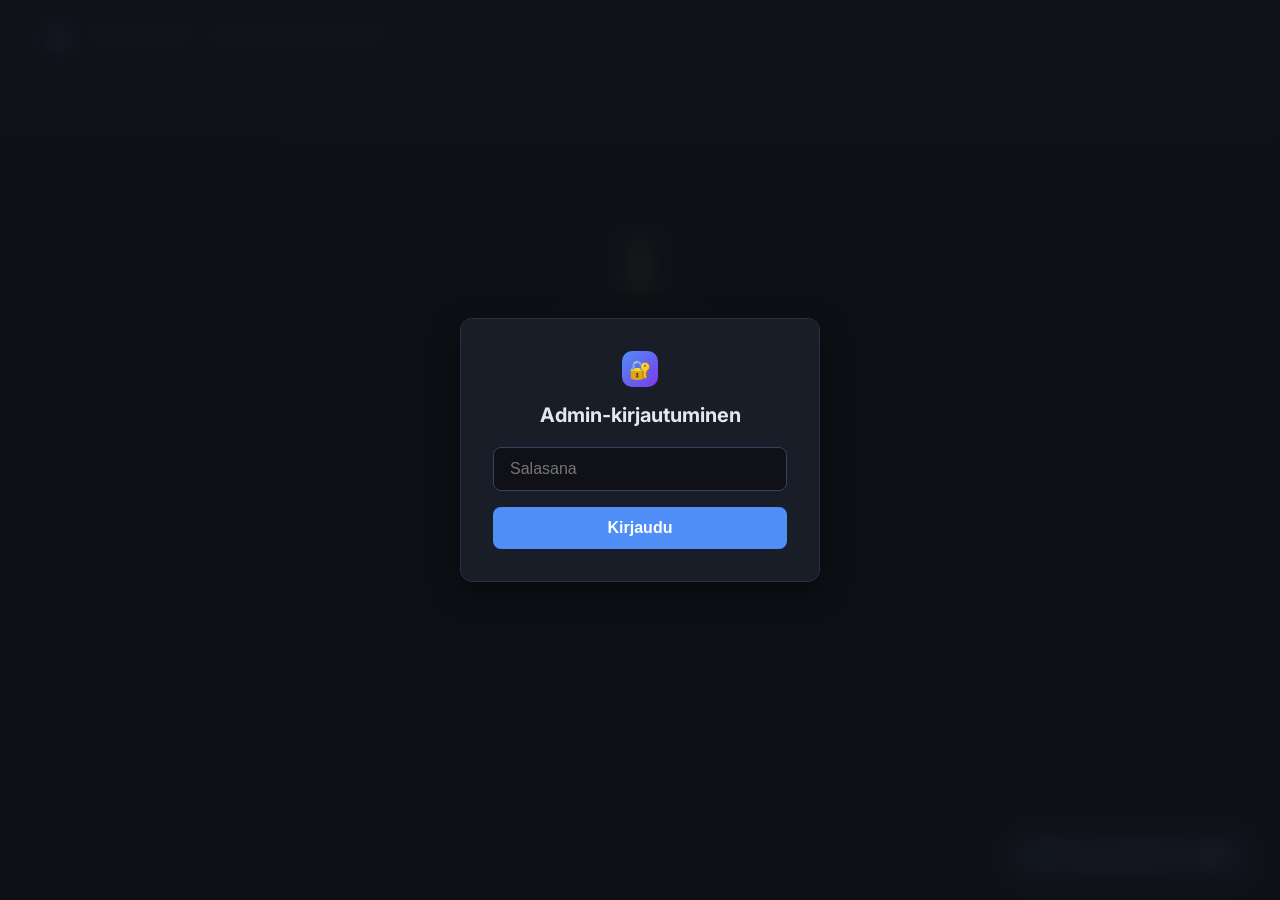
<file: admin/index.html>
<!DOCTYPE html>
<html lang="fi">
<head>
  <meta charset="UTF-8" />
  <meta name="viewport" content="width=device-width, initial-scale=1.0" />
  <title>Uutisraportti – Suosittelijavalidointi</title>
  <link rel="preconnect" href="https://fonts.googleapis.com" />
  <link href="https://fonts.googleapis.com/css2?family=Inter:wght@300;400;500;600;700&display=swap" rel="stylesheet" />
  <style>
    :root {
      --bg: #0f1117;
      --bg-card: #191d28;
      --bg-card-hover: #1e2333;
      --bg-elevated: #242838;
      --accent: #4f8ef7;
      --accent-dim: #2d5cb8;
      --warn: #f59e0b;
      --warn-bg: #2a1f06;
      --success: #34d399;
      --success-bg: #052918;
      --danger: #f87171;
      --danger-bg: #2a0a0a;
      --text: #e2e8f0;
      --text-muted: #8892a4;
      --text-dim: #5b6478;
      --border: #2a2f3d;
      --border-accent: #364060;
      --radius: 12px;
      --radius-sm: 8px;
    }

    * { box-sizing: border-box; margin: 0; padding: 0; }

    body {
      font-family: 'Inter', sans-serif;
      background: var(--bg);
      color: var(--text);
      min-height: 100vh;
    }

    /* === HEADER === */
    header {
      background: linear-gradient(135deg, #111827 0%, #1a2035 100%);
      border-bottom: 1px solid var(--border);
      padding: 20px 32px;
      position: sticky;
      top: 0;
      z-index: 100;
      backdrop-filter: blur(8px);
    }

    .header-inner {
      max-width: 1200px;
      margin: 0 auto;
      display: flex;
      align-items: center;
      gap: 20px;
      flex-wrap: wrap;
    }

    .logo {
      display: flex;
      align-items: center;
      gap: 10px;
    }

    .logo-icon {
      width: 36px; height: 36px;
      background: linear-gradient(135deg, var(--accent), #7c3aed);
      border-radius: 10px;
      display: flex; align-items: center; justify-content: center;
      font-size: 18px;
    }

    h1 {
      font-size: 1.1rem;
      font-weight: 600;
      color: var(--text);
    }

    h1 span {
      display: block;
      font-size: 0.75rem;
      font-weight: 400;
      color: var(--text-muted);
      margin-top: 1px;
    }

    .stats {
      margin-left: auto;
      display: flex;
      gap: 16px;
    }

    .stat-chip {
      background: var(--bg-elevated);
      border: 1px solid var(--border);
      border-radius: 20px;
      padding: 5px 14px;
      font-size: 0.78rem;
      color: var(--text-muted);
    }

    .stat-chip strong {
      color: var(--text);
      font-weight: 600;
    }

    /* Filter bar */
    .filterbar {
      max-width: 1200px;
      margin: 0 auto;
      padding: 14px 0 0;
      display: flex;
      gap: 12px;
      align-items: center;
      flex-wrap: wrap;
      border-top: 1px solid var(--border);
    }

    .search-wrap {
      flex: 1;
      min-width: 240px;
      position: relative;
    }

    .search-wrap input {
      width: 100%;
      background: var(--bg-card);
      border: 1px solid var(--border);
      border-radius: var(--radius-sm);
      padding: 9px 14px 9px 38px;
      color: var(--text);
      font-size: 0.875rem;
      font-family: inherit;
      outline: none;
      transition: border-color 0.2s;
    }

    .search-wrap input:focus {
      border-color: var(--border-accent);
    }

    .search-icon {
      position: absolute;
      left: 12px; top: 50%;
      transform: translateY(-50%);
      color: var(--text-dim);
      font-size: 14px;
    }

    .filter-btn {
      background: var(--bg-card);
      border: 1px solid var(--border);
      border-radius: var(--radius-sm);
      padding: 8px 14px;
      color: var(--text-muted);
      font-size: 0.8rem;
      font-family: inherit;
      cursor: pointer;
      transition: all 0.15s;
    }

    .filter-btn:hover, .filter-btn.active {
      border-color: var(--accent);
      color: var(--accent);
      background: rgba(79,142,247,0.06);
    }

    .progress-info {
      font-size: 0.78rem;
      color: var(--text-dim);
      margin-left: auto;
    }

    .progress-bar-wrap {
      width: 120px;
      height: 4px;
      background: var(--bg-elevated);
      border-radius: 2px;
      overflow: hidden;
    }

    .progress-bar-fill {
      height: 100%;
      background: var(--success);
      border-radius: 2px;
      transition: width 0.3s;
    }

    /* === MAIN LAYOUT === */
    main {
      max-width: 1200px;
      margin: 24px auto;
      padding: 0 32px 60px;
    }

    /* === EPISODE CARD === */
    .episode-card {
      background: var(--bg-card);
      border: 1px solid var(--border);
      border-radius: var(--radius);
      margin-bottom: 16px;
      overflow: hidden;
      transition: border-color 0.2s, box-shadow 0.2s;
    }

    .episode-card:hover {
      border-color: var(--border-accent);
      box-shadow: 0 4px 20px rgba(0,0,0,0.3);
    }

    .episode-card.resolved {
      opacity: 0.5;
      border-color: var(--border);
    }

    .episode-card.resolved .card-header {
      background: var(--bg);
    }

    .card-header {
      display: flex;
      align-items: flex-start;
      gap: 14px;
      padding: 16px 20px;
      cursor: pointer;
      user-select: none;
    }

    .episode-num {
      flex-shrink: 0;
      width: 28px; height: 28px;
      background: var(--bg-elevated);
      border: 1px solid var(--border);
      border-radius: 50%;
      display: flex; align-items: center; justify-content: center;
      font-size: 0.7rem;
      font-weight: 600;
      color: var(--text-muted);
      margin-top: 2px;
    }

    .episode-meta {
      flex: 1;
    }

    .episode-date {
      font-size: 0.72rem;
      color: var(--text-dim);
      font-weight: 500;
      letter-spacing: 0.3px;
      margin-bottom: 3px;
    }

    .episode-title {
      font-size: 0.95rem;
      font-weight: 600;
      color: var(--text);
      line-height: 1.35;
    }

    .episode-badge-row {
      display: flex;
      gap: 8px;
      margin-top: 8px;
      flex-wrap: wrap;
    }

    .badge {
      display: inline-flex;
      align-items: center;
      gap: 5px;
      padding: 3px 9px;
      border-radius: 20px;
      font-size: 0.7rem;
      font-weight: 500;
    }

    .badge-warn {
      background: var(--warn-bg);
      color: var(--warn);
      border: 1px solid rgba(245,158,11,0.25);
    }

    .badge-ok {
      background: var(--success-bg);
      color: var(--success);
      border: 1px solid rgba(52,211,153,0.25);
    }

    .badge-participants {
      background: rgba(79,142,247,0.08);
      color: var(--accent);
      border: 1px solid rgba(79,142,247,0.2);
    }

    .chevron {
      flex-shrink: 0;
      color: var(--text-dim);
      font-size: 16px;
      transition: transform 0.2s;
      margin-top: 4px;
    }

    .episode-card.open .chevron { transform: rotate(180deg); }

    /* === CARD BODY === */
    .card-body {
      display: none;
      border-top: 1px solid var(--border);
    }

    .episode-card.open .card-body { display: block; }

    /* Audio player section */
    .player-section {
      padding: 16px 20px;
      background: linear-gradient(135deg, rgba(15,17,23,0.8), rgba(20,25,40,0.8));
      border-bottom: 1px solid var(--border);
    }

    .player-label {
      font-size: 0.7rem;
      color: var(--text-dim);
      font-weight: 500;
      letter-spacing: 0.5px;
      text-transform: uppercase;
      margin-bottom: 8px;
    }

    .player-row {
      display: flex;
      align-items: center;
      gap: 12px;
    }

    .play-btn {
      flex-shrink: 0;
      width: 40px; height: 40px;
      background: var(--accent);
      border: none;
      border-radius: 50%;
      display: flex; align-items: center; justify-content: center;
      cursor: pointer;
      font-size: 14px;
      color: white;
      transition: background 0.15s, transform 0.1s;
    }

    .play-btn:hover { background: #3a7ae8; transform: scale(1.05); }
    .play-btn.playing { background: var(--warn); }

    .player-controls {
      flex: 1;
    }

    .seek-bar-wrap {
      position: relative;
      height: 20px;
      display: flex;
      align-items: center;
      cursor: pointer;
    }

    .seek-bg {
      position: absolute;
      left: 0; right: 0;
      height: 4px;
      background: var(--bg-elevated);
      border-radius: 2px;
    }

    .seek-fill {
      position: absolute;
      left: 0;
      height: 4px;
      background: linear-gradient(90deg, var(--accent), #a78bfa);
      border-radius: 2px;
      pointer-events: none;
    }

    .seek-thumb {
      position: absolute;
      width: 12px; height: 12px;
      background: white;
      border-radius: 50%;
      box-shadow: 0 0 6px rgba(0,0,0,0.5);
      transform: translateX(-50%);
      pointer-events: none;
      transition: transform 0.05s;
    }

    .seek-bar-wrap input[type=range] {
      position: absolute;
      left: 0; right: 0;
      width: 100%;
      opacity: 0;
      height: 20px;
      cursor: pointer;
      margin: 0;
    }

    .time-row {
      display: flex;
      justify-content: space-between;
      margin-top: 4px;
    }

    .time-label {
      font-size: 0.68rem;
      color: var(--text-dim);
      font-variant-numeric: tabular-nums;
    }

    .startpoint-label {
      font-size: 0.65rem;
      color: var(--warn);
      text-align: center;
    }

    /* Skip buttons */
    .skip-btns {
      display: flex;
      gap: 6px;
      flex-shrink: 0;
    }

    .skip-btn {
      background: var(--bg-elevated);
      border: 1px solid var(--border);
      border-radius: 6px;
      padding: 5px 10px;
      color: var(--text-muted);
      font-size: 0.7rem;
      font-family: inherit;
      cursor: pointer;
      transition: all 0.15s;
      white-space: nowrap;
    }

    .skip-btn:hover {
      border-color: var(--border-accent);
      color: var(--text);
    }

    .rss-kuvaus {
      font-size: 0.75rem;
      color: var(--text-dim);
      padding: 10px 20px;
      border-bottom: 1px solid var(--border);
      line-height: 1.5;
    }

    .rss-kuvaus strong {
      color: var(--text-muted);
    }

    /* Recommendations */
    .recs-section {
      padding: 16px 20px;
    }

    .recs-title {
      font-size: 0.72rem;
      font-weight: 600;
      color: var(--text-dim);
      letter-spacing: 0.5px;
      text-transform: uppercase;
      margin-bottom: 12px;
    }

    .rec-item {
      background: var(--bg-elevated);
      border: 1px solid var(--border);
      border-radius: var(--radius-sm);
      padding: 14px 16px;
      margin-bottom: 10px;
      transition: border-color 0.15s;
    }

    .rec-item.suspicious-border {
      border-color: rgba(245, 158, 11, 0.4);
      box-shadow: inset 4px 0 0 var(--warn);
    }

    .rec-item.resolved-rec {
      border-color: rgba(52,211,153,0.3);
      background: rgba(5,41,24,0.5);
    }

    .rec-item.skipped-rec {
      opacity: 0.4;
    }

    .rec-header {
      display: flex;
      align-items: flex-start;
      gap: 10px;
      margin-bottom: 8px;
    }

    .rec-teos {
      flex: 1;
      font-size: 0.88rem;
      font-weight: 600;
      color: var(--text);
      line-height: 1.3;
    }

    .rec-category {
      font-size: 0.68rem;
      background: rgba(255,255,255,0.06);
      border-radius: 4px;
      padding: 2px 7px;
      color: var(--text-muted);
      flex-shrink: 0;
    }

    .rec-kuvaus {
      font-size: 0.78rem;
      color: var(--text-muted);
      line-height: 1.5;
      margin-bottom: 10px;
    }

    .rec-alert {
      display: flex;
      align-items: center;
      gap: 8px;
      background: var(--warn-bg);
      border: 1px solid rgba(245,158,11,0.2);
      border-radius: 6px;
      padding: 8px 12px;
      margin-bottom: 10px;
    }

    .rec-alert-icon { font-size: 14px; }

    .rec-alert-text {
      font-size: 0.78rem;
      color: var(--warn);
    }

    .rec-alert-text strong { font-weight: 600; }

    /* Participants selector */
    .rec-participants {
      display: flex;
      gap: 6px;
      flex-wrap: wrap;
      margin-bottom: 10px;
    }

    .participant-btn {
      padding: 5px 12px;
      border-radius: 20px;
      border: 1px solid var(--border-accent);
      background: var(--bg-card);
      color: var(--text-muted);
      font-size: 0.76rem;
      font-family: inherit;
      cursor: pointer;
      transition: all 0.15s;
    }

    .participant-btn:hover {
      border-color: var(--accent);
      color: var(--accent);
      background: rgba(79,142,247,0.08);
    }

    .participant-btn.selected {
      border-color: var(--success);
      color: var(--success);
      background: rgba(52,211,153,0.1);
    }

    .rec-actions {
      display: flex;
      gap: 8px;
      align-items: center;
    }

    .custom-input {
      flex: 1;
      background: var(--bg-card);
      border: 1px solid var(--border);
      border-radius: var(--radius-sm);
      padding: 6px 10px;
      color: var(--text);
      font-size: 0.78rem;
      font-family: inherit;
      outline: none;
      transition: border-color 0.15s;
    }

    .custom-input:focus { border-color: var(--border-accent); }
    .custom-input::placeholder { color: var(--text-dim); }

    .action-btn {
      padding: 6px 14px;
      border-radius: var(--radius-sm);
      border: none;
      font-size: 0.76rem;
      font-family: inherit;
      font-weight: 500;
      cursor: pointer;
      transition: all 0.15s;
    }

    .btn-primary {
      background: var(--accent);
      color: white;
    }

    .btn-primary:hover { background: #3a7ae8; }
    .btn-primary:disabled { background: var(--bg-elevated); color: var(--text-dim); cursor: default; }

    .btn-skip {
      background: var(--bg-elevated);
      border: 1px solid var(--border);
      color: var(--text-muted);
    }

    .btn-skip:hover { border-color: var(--border-accent); color: var(--text); }

    .btn-verify {
      background: rgba(52, 211, 153, 0.05);
      border: 1px solid rgba(52, 211, 153, 0.3);
      color: #34d399;
    }

    .btn-verify:hover {
      background: rgba(52, 211, 153, 0.15);
      border-color: #34d399;
    }

    .resolved-label {
      display: flex;
      align-items: center;
      gap: 6px;
      font-size: 0.78rem;
      color: var(--success);
    }

    /* Empty state */
    .empty {
      text-align: center;
      padding: 80px 20px;
      color: var(--text-dim);
    }

    .empty-icon { font-size: 48px; margin-bottom: 16px; }
    .empty h2 { font-size: 1.1rem; color: var(--text-muted); margin-bottom: 8px; }
    .empty p { font-size: 0.87rem; }

    /* Save button */
    .save-bar {
      position: fixed;
      bottom: 24px;
      right: 32px;
      display: flex;
      gap: 10px;
      align-items: center;
    }

    .save-btn {
      background: linear-gradient(135deg, var(--accent), #7c3aed);
      color: white;
      border: none;
      border-radius: 24px;
      padding: 12px 24px;
      font-size: 0.875rem;
      font-family: inherit;
      font-weight: 600;
      cursor: pointer;
      box-shadow: 0 4px 20px rgba(79,142,247,0.35);
      transition: all 0.2s;
      display: flex;
      align-items: center;
      gap: 8px;
    }

    .save-btn:hover {
      transform: translateY(-2px);
      box-shadow: 0 6px 28px rgba(79,142,247,0.45);
    }

    .save-count {
      background: white;
      color: var(--accent);
      border-radius: 12px;
      padding: 1px 7px;
      font-size: 0.75rem;
      font-weight: 700;
    }

    /* Toast */
    .toast {
      position: fixed;
      bottom: 80px;
      right: 32px;
      background: var(--bg-elevated);
      border: 1px solid var(--border-accent);
      border-radius: var(--radius-sm);
      padding: 10px 18px;
      font-size: 0.82rem;
      color: var(--text);
      box-shadow: 0 4px 20px rgba(0,0,0,0.4);
      opacity: 0;
      transform: translateY(10px);
      transition: all 0.25s;
      pointer-events: none;
      z-index: 1000;
    }

    .toast.show {
      opacity: 1;
      transform: translateY(0);
    }
    
    /* Login Gate */
    #login-gate {
      position: fixed;
      top: 0; left: 0; right: 0; bottom: 0;
      background: rgba(15, 17, 23, 0.95);
      z-index: 9999;
      display: flex;
      align-items: center;
      justify-content: center;
      backdrop-filter: blur(10px);
    }
    
    .login-box {
      background: var(--bg-card);
      border: 1px solid var(--border);
      border-radius: var(--radius);
      padding: 32px;
      width: 100%;
      max-width: 360px;
      text-align: center;
      box-shadow: 0 10px 30px rgba(0,0,0,0.5);
    }
    
    .login-box h2 {
      font-size: 1.25rem;
      margin-bottom: 20px;
    }
    
    .login-box input {
      width: 100%;
      background: var(--bg);
      border: 1px solid var(--border-accent);
      border-radius: var(--radius-sm);
      padding: 12px 16px;
      color: var(--text);
      font-size: 1rem;
      margin-bottom: 16px;
      outline: none;
    }
    
    .login-box input:focus {
      border-color: var(--accent);
    }
    
    .login-box button {
      width: 100%;
      background: var(--accent);
      color: white;
      border: none;
      border-radius: var(--radius-sm);
      padding: 12px;
      font-size: 1rem;
      font-weight: 600;
      cursor: pointer;
    }

    @media (max-width: 768px) {
      .action-btn, .filter-btn, .skip-btn, .participant-btn { min-height: 44px; }
      .play-btn { width: 48px; height: 48px; font-size: 16px; }
      .custom-input { min-height: 44px; }
    }

    @media (max-width: 640px) {
      header, main { padding-left: 12px; padding-right: 12px; }
      .filterbar { padding-left: 0; padding-right: 0; }
      .stats { display: none; }
      .progress-bar-wrap, .progress-info { display: none; }

      main { padding-bottom: 90px; }

      .card-header { padding: 12px 14px; }
      .player-section, .recs-section { padding: 12px 14px; }
      .rss-kuvaus { padding: 8px 14px; }

      .player-row { flex-wrap: wrap; }
      .player-controls { width: 100%; order: 2; }
      .skip-btns { order: 3; width: 100%; gap: 8px; }
      .skip-btn { flex: 1; text-align: center; }

      .edit-grid { grid-template-columns: 1fr !important; }
      .edit-grid > * { grid-column: span 1 !important; }

      .rec-actions { flex-wrap: wrap; }
      .action-btn { padding: 10px 14px; }

      .save-bar { left: 12px; right: 12px; bottom: 16px; }
      .save-btn { width: 100%; justify-content: center; }
    }
  </style>
</head>
<body>

<!-- Login Gate -->
<div id="login-gate">
  <div class="login-box">
    <div class="logo-icon" style="margin: 0 auto 16px auto;">🔐</div>
    <h2>Admin-kirjautuminen</h2>
    <input type="password" id="admin-pswd" placeholder="Salasana" onkeydown="if(event.key==='Enter') tryLogin()" />
    <button onclick="tryLogin()">Kirjaudu</button>
  </div>
</div>

<header>
  <div class="header-inner">
    <div class="logo">
      <div class="logo-icon">🎙️</div>
      <h1>
        Uutisraportti – Suosittelijavalidointi
        <span>Tarkista ja korjaa epäilyttävät suosittelijamerkinnät (Netlify Admin)</span>
      </h1>
    </div>
    <div class="stats">
      <div class="stat-chip" id="stat-jakso">– jaksoa</div>
      <div class="stat-chip" id="stat-rec">– suositusta</div>
      <div class="stat-chip" id="stat-resolved">0 korjattu</div>
      <button class="filter-btn" style="margin-left:8px" onclick="logout()">Kirjaudu ulos</button>
    </div>
  </div>
  <div class="filterbar">
  <div class="search-wrap">
    <span class="search-icon">🔍</span>
    <input type="text" id="search" placeholder="Hae jaksoa tai suosittelijaa..." />
  </div>
  <button class="filter-btn active" id="view-suspicious" onclick="setMainView('suspicious')">Vain epäilyttävät</button>
  <button class="filter-btn" id="view-all" onclick="setMainView('all')">Kaikki</button>
  <button class="filter-btn" id="view-corrected" onclick="setMainView('corrected')">Korjatut</button>
  <div style="display:flex; align-items:center; gap:8px; margin-left:auto;">
    <div class="progress-bar-wrap">
      <div class="progress-bar-fill" id="global-progress" style="width:0%"></div>
    </div>
    <div class="progress-info" id="progress-text">0 / 0</div>
  </div>
  </div>
</header>

<main id="main-list">
  <div class="empty" id="loading">
    <div class="empty-icon">⏳</div>
    <h2>Ladataan dataa...</h2>
  </div>
</main>

<div class="save-bar">
  <button class="save-btn" id="save-btn" onclick="saveChanges()">
    💾 Tallenna muutokset
    <span class="save-count" id="save-count">0</span>
  </button>
</div>

<div class="toast" id="toast"></div>

<script>
// =====================================================
// AUTH / LOGIN
// =====================================================
let adminToken = localStorage.getItem('validaattori_token') || '';

function tryLogin() {
  const input = document.getElementById('admin-pswd').value;
  if (input) {
    adminToken = input;
    localStorage.setItem('validaattori_token', adminToken);
    loadDataScriptAndInit();
  }
}

function logout() {
  localStorage.removeItem('validaattori_token');
  location.reload();
}

// =====================================================
// STATE
// =====================================================
let DATA = [];           // aktiivinen data (vaihtelee tilan mukaan)
let DATA_SUSPICIOUS = null; // epailyttavat.js data
let DATA_FULL = null;       // suositukset.json data (ladataan tarvittaessa)
let CORRECTIONS = {};    // { "jakso_id:r_idx": { ...uudet_kentat... } }
let mainView = 'suspicious'; // 'suspicious', 'all', 'corrected'
let currentSearch = '';
let activeAudio = null;  // tällä hetkellä auki oleva Audio-objekti

// =====================================================
// LOAD DATA
// =====================================================
function loadDataScriptAndInit() {
  if (!adminToken) return;
  
  // Hide login gate
  document.getElementById('login-gate').style.display = 'none';

  // Load the validation script dynamically
  const script = document.createElement('script');
  script.src = 'epailyttavat.js?v=' + Date.now();
  script.onload = async () => {
    if (window.VALIDATION_DATA) {
      DATA_SUSPICIOUS = window.VALIDATION_DATA;
      
      // Sortataan julkaisupäivän mukaan (uusin ensin), koska DD.MM.YYYY on hankala sortata pythonissa pelkkänä merkkijonona
      DATA_SUSPICIOUS.sort((a, b) => {
        const pa = a.paivamaara.split('.');
        const pb = b.paivamaara.split('.');
        const da = new Date(pa[2], pa[1] - 1, pa[0]);
        const db = new Date(pb[2], pb[1] - 1, pb[0]);
        return db.getTime() - da.getTime();
      });
      
      // Lataa ohitukset.json ja suodata pois jo vahvistetut
      try {
        const ohRes = await fetch('ohitukset.json?v=' + Date.now());
        if (ohRes.ok) {
          const ohitukset = await ohRes.json();
          window.OHITUKSET = ohitukset;
          const ohSet = new Set(ohitukset.map(o => o.jakso_id + ':' + o.r_idx));
          DATA_SUSPICIOUS.forEach(jakso => {
            jakso.suositukset.forEach(rec => {
              if (ohSet.has(jakso.jakso_id + ':' + rec.r_idx)) {
                rec.is_suspicious = false;
              }
            });
          });
        }
      } catch(e) { /* ohitukset.json ei vielä olemassa, ok */ }
      
      // Lataa odottavat korjaukset (korjaukset.json)
      try {
        const korjRes = await fetch('korjaukset.json?v=' + Date.now());
        if (korjRes.ok) {
          const korjaukset = await korjRes.json();
          window.KORJAUKSET = korjaukset;
          
          const korjMap = {};
          korjaukset.forEach(k => {
             korjMap[k.jakso_id + ':' + k.r_idx] = k;
          });
          
          DATA_SUSPICIOUS.forEach(jakso => {
             jakso.suositukset.forEach(rec => {
               const pend = korjMap[jakso.jakso_id + ':' + rec.r_idx];
               if (pend && pend.uusi_data) {
                 Object.assign(rec, pend.uusi_data);
                 rec.is_suspicious = false;
               } else if (pend && pend.uusi_suosittelija) {
                 rec.suosittelija = pend.uusi_suosittelija;
                 rec.is_suspicious = false;
               }
             });
          });
        }
      } catch(e) { }

      DATA = DATA_SUSPICIOUS;
      updateStats();
      renderList();
    } else {
      document.getElementById('loading').innerHTML = `
        <div class="empty-icon">❌</div>
        <h2>Datan lataus epäonnistui</h2>
        <p>Varmista että epailyttavat.js on samassa kansiossa.</p>
      `;
    }
  };
  script.onerror = () => {
    document.getElementById('loading').innerHTML = `
      <div class="empty-icon">❌</div>
      <h2>Datan lataus epäonnistui</h2>
      <p>Tiedostoa epailyttavat.js ei löytynyt.</p>
    `;
  };
  document.body.appendChild(script);
}

async function loadFullData() {
  if (DATA_FULL) {
    // Jo ladattu, käytä suoraan
    DATA = DATA_FULL;
    updateStats();
    renderList();
    return;
  }
  try {
    document.getElementById('main-list').innerHTML = `
      <div class="empty">
        <div class="empty-icon">⏳</div>
        <h2>Ladataan koko tietokantaa...</h2>
      </div>`;
    const resp = await fetch('/suositukset.json?v=' + Date.now());
    const allData = await resp.json();
    
    // Muunna suositukset.json admin-työkalun muotoon
    DATA_FULL = allData.map((jakso, j_idx) => {
      const suositukset = (jakso.suositukset || []).map((rec, r_idx) => ({
        r_idx: r_idx,
        is_suspicious: false,
        suosittelija: rec.suosittelija || '',
        teos: rec.teos || '?',
        paakategoria: rec.paakategoria || '',
        kategoriat: rec.kategoriat || [],
        kuvaus: rec.kuvaus || '',
        google_linkki: rec.google_linkki || '',
        lisatieto_linkki: rec.lisatieto_linkki || '',
      }));
      return {
        j_idx: allData.length - j_idx, // vanhin = 1, uusin = N
        jakso_id: jakso.id,
        jakso_otsikko: jakso.jakso_otsikko,
        paivamaara: jakso.paivamaara || '?',
        audio_url: '',
        kesto_sek: 0,
        kesto_str: '',
        rss_osallistujat: [],
        rss_kuvaus: '',
        suositukset: suositukset,
      };
    });
    
    // Rikasta validointidatasta: is_suspicious -liput, audio-URL:t, RSS-tiedot
    if (DATA_SUSPICIOUS) {
      const valMap = {};
      DATA_SUSPICIOUS.forEach(vj => {
        valMap[vj.jakso_id] = vj;
      });
      DATA_FULL.forEach(fj => {
        const vj = valMap[fj.jakso_id];
        if (vj) {
          // Kopioi audio- ja RSS-tiedot
          fj.audio_url = vj.audio_url || fj.audio_url;
          fj.kesto_sek = vj.kesto_sek || fj.kesto_sek;
          fj.kesto_str = vj.kesto_str || fj.kesto_str;
          fj.rss_osallistujat = vj.rss_osallistujat.length > 0 ? vj.rss_osallistujat : fj.rss_osallistujat;
          fj.rss_kuvaus = vj.rss_kuvaus || fj.rss_kuvaus;
          // Kopioi is_suspicious -liput
          vj.suositukset.forEach(vs => {
            if (vs.is_suspicious && fj.suositukset[vs.r_idx]) {
              fj.suositukset[vs.r_idx].is_suspicious = true;
            }
          });
        }
      });
    }
    
    DATA = DATA_FULL;
    updateStats();
    renderList();
  } catch (err) {
    console.error('Virhe ladattaessa suositukset.json:', err);
    document.getElementById('main-list').innerHTML = `
      <div class="empty">
        <div class="empty-icon">❌</div>
        <h2>Tietokannan lataus epäonnistui</h2>
        <p>${err.message}</p>
      </div>`;
  }
}

// =====================================================
// HELPERS (sama kuin aiemmin)
// =====================================================
function corrKey(jakso_id, r_idx) { return `${jakso_id}:${r_idx}`; }
function getCorr(jakso_id, r_idx) { 
  const k = corrKey(jakso_id, r_idx);
  if (CORRECTIONS[k]) return CORRECTIONS[k]; 
  
  if (window.OHITUKSET) {
    if (window.OHITUKSET.find(o => o.jakso_id === jakso_id && o.r_idx === r_idx)) return { skipped: true, saved: true };
  }
  if (window.KORJAUKSET) {
    if (window.KORJAUKSET.find(o => o.jakso_id === jakso_id && o.r_idx === r_idx)) return { is_edited: true, saved: true };
  }
  return null;
}
function setCorr(jakso_id, r_idx, val) { CORRECTIONS[corrKey(jakso_id, r_idx)] = val; updateStats(); updateSaveBtn(); }
function totalRecs() { 
  if (mainView === 'suspicious') {
    return DATA.reduce((s, j) => s + j.suositukset.filter(r => r.is_suspicious).length, 0); 
  }
  return DATA.reduce((s, j) => s + j.suositukset.length, 0); 
}
function resolvedRecs() { 
  return Object.values(CORRECTIONS).filter(c => c && !c.skipped).length; 
}

function updateStats() {
  const total = totalRecs();
  const resolved = resolvedRecs();
  document.getElementById('stat-jakso').innerHTML = `<strong>${DATA.length}</strong> jaksoa`;
  document.getElementById('stat-rec').innerHTML = `<strong>${total}</strong> suositusta`;
  document.getElementById('stat-resolved').innerHTML = `<strong>${resolved}</strong> muokattu`;

  const pct = totalRecs() > 0 ? Math.round(resolvedRecs() / totalRecs() * 100) : 0;
  document.getElementById('global-progress').style.width = pct + '%';
  document.getElementById('progress-text').textContent = `${resolvedRecs()} / ${totalRecs()}`;
}

function updateSaveBtn() {
  const n = Object.values(CORRECTIONS).filter(c => c && !c.skipped && c.is_edited).length;
  document.getElementById('save-count').textContent = n;
}

function formatTime(sek) {
  const h = Math.floor(sek / 3600);
  const m = Math.floor((sek % 3600) / 60);
  const s = Math.floor(sek % 60);
  if (h > 0) return `${h}:${String(m).padStart(2,'0')}:${String(s).padStart(2,'0')}`;
  return `${m}:${String(s).padStart(2,'0')}`;
}

function showToast(msg, duration = 2500) {
  const t = document.getElementById('toast');
  t.textContent = msg;
  t.classList.add('show');
  setTimeout(() => t.classList.remove('show'), duration);
}

// =====================================================
// RENDER (sama kuin aiemmin)
// =====================================================
function setMainView(view) {
  mainView = view;
  document.getElementById('view-suspicious').classList.toggle('active', view === 'suspicious');
  document.getElementById('view-all').classList.toggle('active', view === 'all');
  document.getElementById('view-corrected').classList.toggle('active', view === 'corrected');
  
  if (view === 'all' || view === 'corrected') {
    if (!DATA_FULL || DATA_FULL.length === 0) {
      loadFullData();
      return;
    }
    DATA = DATA_FULL;
  } else {
    DATA = DATA_SUSPICIOUS || [];
  }
  updateStats();
  renderList();
}

document.getElementById('search').addEventListener('input', e => {
  currentSearch = e.target.value.toLowerCase();
  renderList();
});

function isJaksoResolved(jakso) {
  const suspiciousRecs = jakso.suositukset.filter(r => r.is_suspicious);
  if (suspiciousRecs.length === 0) return true; // ei epäilyttäviä = valmis
  return suspiciousRecs.every(rec => {
    const c = getCorr(jakso.jakso_id, rec.r_idx);
    return c && (c.skipped || c.is_edited);
  });
}

function renderList() {
  let filtered = DATA.filter(jakso => {
    // 1. Search filtering ENSIN — näin haku löytää aina kaikki osuvat jaksot
    if (currentSearch) {
      const hay = (
        jakso.jakso_otsikko + ' ' +
        jakso.paivamaara + ' ' +
        (jakso.rss_osallistujat || []).join(' ') + ' ' +
        jakso.suositukset.map(r =>
          [r.suosittelija, r.teos, r.paakategoria, r.kuvaus].filter(Boolean).join(' ')
        ).join(' ')
      ).toLowerCase();
      if (!hay.includes(currentSearch)) return false;
    }

    // 2. View filtering
    if (mainView === 'suspicious') {
      const hasUnresolved = jakso.suositukset.some(r => {
        if (!r.is_suspicious) return false;
        const c = getCorr(jakso.jakso_id, r.r_idx);
        return !(c && (c.skipped || c.is_edited));
      });
      if (!hasUnresolved) return false;
    } else if (mainView === 'corrected') {
      const hasCorrection = jakso.suositukset.some(r => !!getCorr(jakso.jakso_id, r.r_idx));
      if (!hasCorrection) return false;
    }

    return true;
  });

  const container = document.getElementById('main-list');

  if (filtered.length === 0) {
    container.innerHTML = `
      <div class="empty">
        <div class="empty-icon">✨</div>
        <h2>Ei tuloksia</h2>
        <p>Muuta hakuehtoja tai suodatinta.</p>
      </div>`;
    return;
  }

  container.innerHTML = filtered.map((jakso, i) => renderCard(jakso)).join('');
}

function renderCard(jakso) {
  const resolved = isJaksoResolved(jakso);
  // "Auki"-laskuri: lasketaan vain epäilyttävät, ei kaikkia normaaleja suosituksia
  const suspiciousRecs = jakso.suositukset.filter(r => r.is_suspicious);
  const n_open = suspiciousRecs.filter(rec => {
    const c = getCorr(jakso.jakso_id, rec.r_idx);
    return !(c && (c.skipped || c.is_edited));
  }).length;

  const startSek = Math.max(0, jakso.kesto_sek - 900);
  const startPct = jakso.kesto_sek > 0 ? Math.min(startSek / jakso.kesto_sek, 0.75) : 0;

  // Himmennä vain "epäilyttävät"-näkymässä, ei "kaikki"-näkymässä
  const showResolved = resolved && mainView === 'suspicious';

  return `
<div class="episode-card${showResolved ? ' resolved' : ''}" id="card-${jakso.jakso_id}">
  <div class="card-header" onclick="toggleCard('${jakso.jakso_id}')">
    <div class="episode-num">${jakso.j_idx || '?'}</div>
    <div class="episode-meta">
      <div class="episode-date">${jakso.paivamaara}</div>
      <div class="episode-title">${escHtml(jakso.jakso_otsikko)}</div>
      <div class="episode-badge-row">
        ${n_open > 0
          ? `<span class="badge badge-warn">⚠️ ${n_open} auki</span>`
          : `<span class="badge badge-ok">✓ Valmis</span>`}
        ${jakso.rss_osallistujat.length > 0
          ? `<span class="badge badge-participants">📻 ${escHtml(jakso.rss_osallistujat.join(', '))}</span>`
          : ''}
        ${jakso.kesto_str ? `<span class="badge" style="background:rgba(255,255,255,0.04);color:var(--text-dim);border:1px solid var(--border);">⏱ ${jakso.kesto_str}</span>` : ''}
      </div>
    </div>
    <div class="chevron">▾</div>
  </div>
  <div class="card-body">
    ${jakso.audio_url ? `
    <div class="player-section">
      <div class="player-label">JAKSON KUUNTELU</div>
      <div class="player-row">
        <button class="play-btn" id="playbtn-${jakso.jakso_id}" onclick="togglePlay('${jakso.jakso_id}', '${jakso.audio_url}', ${startSek}, ${jakso.kesto_sek})">▶</button>
        <div class="player-controls">
          <div class="seek-bar-wrap" id="seekwrap-${jakso.jakso_id}" onclick="seekClick(event,'${jakso.jakso_id}',${jakso.kesto_sek})">
            <div class="seek-bg"></div>
            <div class="seek-fill" id="seekfill-${jakso.jakso_id}" style="width:${(startPct*100).toFixed(1)}%"></div>
            <div class="seek-thumb" id="seekthumb-${jakso.jakso_id}" style="left:${(startPct*100).toFixed(1)}%"></div>
            <input type="range" min="0" max="${jakso.kesto_sek}" step="1" value="${startSek}"
              oninput="seekInput(this,'${jakso.jakso_id}',${jakso.kesto_sek})"
              id="seekrange-${jakso.jakso_id}" />
          </div>
          <div class="time-row">
            <span class="time-label" id="curtime-${jakso.jakso_id}">${formatTime(startSek)}</span>
            <span class="startpoint-label">⬆ aloituspiste (suosittelujen kohdalla)</span>
            <span class="time-label">${jakso.kesto_str || ''}</span>
          </div>
        </div>
        <div class="skip-btns">
          <button class="skip-btn" onclick="skipBy('${jakso.jakso_id}', -30)">−30s</button>
          <button class="skip-btn" onclick="skipBy('${jakso.jakso_id}', -60)">−1min</button>
          <button class="skip-btn" onclick="skipBy('${jakso.jakso_id}', 30)">+30s</button>
        </div>
      </div>
    </div>
    ` : (jakso.kesto_sek > 0 ? `<div class="rss-kuvaus">⚠️ Ei audio-URL:ta tälle jaksolle.</div>` : '')}
    <div class="rss-kuvaus">
      <strong>RSS-kuvaus:</strong> ${escHtml(jakso.rss_kuvaus || '–')}
    </div>
    <div class="recs-section">
      <div class="recs-title">${mainView === 'suspicious' ? 'Epäilyttävät suositukset' : 'Kaikki suositukset'} (${jakso.suositukset.length} kpl)</div>
      ${jakso.suositukset
          .filter(r => mainView !== 'suspicious' || r.is_suspicious)
          .map(rec => renderRec(jakso, rec)).join('')}
    </div>
  </div>
</div>`;
}

function renderRec(jakso, rec) {
  const c = getCorr(jakso.jakso_id, rec.r_idx);
  const isEdited = c && c.is_edited;
  const isSkipped = c && c.skipped;
  const isSaved = c && c.saved;
  const isSuspicious = rec.is_suspicious;
  const participants = jakso.rss_osallistujat;

  const currentRec = isEdited ? { ...rec, ...c.uusi_data } : rec;

  return `
<div class="rec-item${isEdited ? ' resolved-rec' : ''}${isSkipped ? ' skipped-rec' : ''}${isSuspicious && !isEdited && !isSkipped ? ' suspicious-border' : ''}" id="rec-${jakso.jakso_id}-${rec.r_idx}">
  <div class="rec-header">
    <div class="rec-teos">${isEdited ? `<span class="badge badge-ok" style="margin-right:8px">Muokattu</span>` : ''}${escHtml(currentRec.teos)}</div>
    <div class="rec-category">${escHtml(currentRec.paakategoria)}</div>
  </div>
  
  ${isSuspicious && !isEdited && !isSkipped ? `
  <div class="rec-alert">
    <span class="rec-alert-icon">⚠️</span>
    <div class="rec-alert-text">Suosittelija <strong>"${escHtml(rec.suosittelija)}"</strong> ei löydy jakson RSS-osallistujista</div>
  </div>
  ` : ''}

  <div class="edit-grid" style="display:grid; grid-template-columns: 1fr 1fr; gap: 12px; margin-top: 10px;">
    <div>
      <label class="player-label" style="font-size:0.6rem">TEOS</label>
      <input class="custom-input" type="text" id="edit-teos-${jakso.jakso_id}-${rec.r_idx}" value="${escAttr(currentRec.teos)}" oninput="markEdited('${jakso.jakso_id}',${rec.r_idx})">
    </div>
    <div>
      <label class="player-label" style="font-size:0.6rem">SUOSITTELIJA</label>
      <div style="display:flex; gap:4px">
        <input class="custom-input" type="text" id="edit-suo-${jakso.jakso_id}-${rec.r_idx}" value="${escAttr(currentRec.suosittelija)}" oninput="markEdited('${jakso.jakso_id}',${rec.r_idx})">
        <select class="custom-input" style="width:auto; padding: 2px" onchange="document.getElementById('edit-suo-${jakso.jakso_id}-${rec.r_idx}').value=this.value; markEdited('${jakso.jakso_id}',${rec.r_idx})">
          <option value="">Valitse...</option>
          ${participants.map(p => `<option value="${escAttr(p)}">${escHtml(p)}</option>`).join('')}
        </select>
      </div>
    </div>
    <div style="grid-column: span 2">
      <label class="player-label" style="font-size:0.6rem">KUVAUS</label>
      <textarea class="custom-input" id="edit-kuvaus-${jakso.jakso_id}-${rec.r_idx}" style="width:100%; height: 60px; resize: vertical;" oninput="markEdited('${jakso.jakso_id}',${rec.r_idx})">${escHtml(currentRec.kuvaus)}</textarea>
    </div>
    <div>
      <label class="player-label" style="font-size:0.6rem">PÄÄKATEGORIA</label>
      <select class="custom-input" id="edit-paak-${jakso.jakso_id}-${rec.r_idx}" onchange="markEdited('${jakso.jakso_id}',${rec.r_idx})">
        ${['kirja', 'elokuva', 'tv-sarja', 'podcast', 'artikkeli', 'musiikki', 'ruoka', 'kulttuuri', 'urheilu', 'muu'].map(cat => 
          `<option value="${cat}" ${currentRec.paakategoria === cat ? 'selected' : ''}>${cat}</option>`
        ).join('')}
      </select>
    </div>
    <div>
      <label class="player-label" style="font-size:0.6rem">TÄGIT (pilkulla erotettu)</label>
      <input class="custom-input" type="text" id="edit-tagit-${jakso.jakso_id}-${rec.r_idx}" value="${escAttr((currentRec.kategoriat || []).join(', '))}" oninput="markEdited('${jakso.jakso_id}',${rec.r_idx})">
    </div>
  </div>

  <div class="rec-actions" style="margin-top: 12px; justify-content: flex-end;">
    ${isSaved ? `<div class="badge badge-ok" style="margin-right:auto">✓ Tallennettu GitHubiin</div>` : ''}
    ${(isEdited || isSkipped) && !isSaved ? `<button class="action-btn btn-skip" onclick="undoCorr('${jakso.jakso_id}',${rec.r_idx})">Kumoa</button>` : ''}
    ${isSuspicious && !isEdited && !isSkipped ? `<button class="action-btn btn-verify" onclick="verifyCorrect('${jakso.jakso_id}',${rec.r_idx})">Vahvista oikeaksi</button>` : ''}
    ${!isSaved ? `<button class="action-btn btn-skip" onclick="skipRec('${jakso.jakso_id}',${rec.r_idx})">${isSkipped ? 'Ohitettu' : 'Ohita'}</button>` : ''}
    <button class="action-btn btn-primary" id="save-rec-btn-${jakso.jakso_id}-${rec.r_idx}" onclick="confirmCorr('${jakso.jakso_id}',${rec.r_idx})" disabled>Päivitä</button>
  </div>
</div>`;
}

// =====================================================
// INTERACTION / SCRIPT LOGIC
// =====================================================
function toggleCard(jakso_id) {
  const card = document.getElementById('card-' + jakso_id);
  if (!card) return;
  const isOpen = card.classList.contains('open');
  document.querySelectorAll('.episode-card.open').forEach(c => {
    if (c !== card) { c.classList.remove('open'); stopAudio(c.id.replace('card-', '')); }
  });
  if (!isOpen) { card.classList.add('open'); } else { card.classList.remove('open'); stopAudio(jakso_id); }
}

function togglePlay(jakso_id, url, startSek, durationSek) {
  let audio = audioObjects[jakso_id];
  if (audio && !audio.paused) {
    audio.pause();
    document.getElementById('playbtn-' + jakso_id).textContent = '▶';
    document.getElementById('playbtn-' + jakso_id).classList.remove('playing');
    return;
  }
  Object.entries(audioObjects).forEach(([id, a]) => {
    if (id !== jakso_id && !a.paused) {
      a.pause();
      const btn = document.getElementById('playbtn-' + id);
      if (btn) { btn.textContent = '▶'; btn.classList.remove('playing'); }
    }
  });
  if (!audio) {
    audio = new Audio(url);
    audio.preload = 'metadata';
    audioObjects[jakso_id] = audio;
    audio.addEventListener('loadedmetadata', () => { if (audio.currentTime < 1) audio.currentTime = startSek; });
    audio.addEventListener('timeupdate', () => updateSeekUI(jakso_id, audio.currentTime, audio.duration || durationSek));
    audio.addEventListener('ended', () => {
      const btn = document.getElementById('playbtn-' + jakso_id);
      if (btn) { btn.textContent = '▶'; btn.classList.remove('playing'); }
    });
    audio.currentTime = startSek;
  }
  audio.play().then(() => {
    const btn = document.getElementById('playbtn-' + jakso_id);
    if (btn) { btn.textContent = '⏸'; btn.classList.add('playing'); }
  }).catch(e => showToast('❌ Äänen lataus epäonnistui: ' + e.message, 4000));
}

function stopAudio(jakso_id) {
  const audio = audioObjects[jakso_id];
  if (audio && !audio.paused) {
    audio.pause();
    const btn = document.getElementById('playbtn-' + jakso_id);
    if (btn) { btn.textContent = '▶'; btn.classList.remove('playing'); }
  }
}

function updateSeekUI(jakso_id, current, duration) {
  const pct = duration > 0 ? (current / duration * 100) : 0;
  const fill = document.getElementById('seekfill-' + jakso_id);
  const thumb = document.getElementById('seekthumb-' + jakso_id);
  const timeEl = document.getElementById('curtime-' + jakso_id);
  const range = document.getElementById('seekrange-' + jakso_id);
  if (fill) fill.style.width = pct + '%';
  if (thumb) thumb.style.left = pct + '%';
  if (timeEl) timeEl.textContent = formatTime(current);
  if (range) range.value = current;
}

function seekClick(e, jakso_id, durationSek) {
  const wrap = document.getElementById('seekwrap-' + jakso_id);
  if (!wrap) return;
  const rect = wrap.getBoundingClientRect();
  const pct = Math.max(0, Math.min(1, (e.clientX - rect.left) / rect.width));
  const newTime = pct * durationSek;
  const audio = audioObjects[jakso_id];
  if (audio) audio.currentTime = newTime;
  updateSeekUI(jakso_id, newTime, durationSek);
}

function seekInput(input, jakso_id, durationSek) {
  const newTime = parseFloat(input.value);
  const audio = audioObjects[jakso_id];
  if (audio) audio.currentTime = newTime;
  updateSeekUI(jakso_id, newTime, durationSek);
}

function skipBy(jakso_id, delta) {
  const audio = audioObjects[jakso_id];
  if (audio) {
    audio.currentTime = Math.max(0, audio.currentTime + delta);
  } else {
    const range = document.getElementById('seekrange-' + jakso_id);
    if (range) {
      const newVal = Math.max(0, parseFloat(range.value) + delta);
      range.value = newVal;
      updateSeekUI(jakso_id, newVal, parseFloat(range.max));
    }
  }
}

let pendingSelections = {};

function markEdited(jakso_id, r_idx) {
  const btn = document.getElementById(`save-rec-btn-${jakso_id}-${r_idx}`);
  if (btn) btn.disabled = false;
}

function confirmCorr(jakso_id, r_idx) {
  const uusi_data = {
    teos: document.getElementById(`edit-teos-${jakso_id}-${r_idx}`).value.trim(),
    suosittelija: document.getElementById(`edit-suo-${jakso_id}-${r_idx}`).value.trim(),
    kuvaus: document.getElementById(`edit-kuvaus-${jakso_id}-${r_idx}`).value.trim(),
    paakategoria: document.getElementById(`edit-paak-${jakso_id}-${r_idx}`).value,
    kategoriat: document.getElementById(`edit-tagit-${jakso_id}-${r_idx}`).value.split(',').map(s => s.trim()).filter(s => s)
  };
  
  setCorr(jakso_id, r_idx, { is_edited: true, uusi_data: uusi_data });
  refreshRec(jakso_id, r_idx);
  refreshCardHeader(jakso_id);
  showToast(`✅ Päivitetty paikallisesti: ${uusi_data.teos}`);
}

function skipRec(jakso_id, r_idx) {
  setCorr(jakso_id, r_idx, { skipped: true });
  refreshRec(jakso_id, r_idx);
  refreshCardHeader(jakso_id);
}

function undoCorr(jakso_id, r_idx) {
  delete CORRECTIONS[corrKey(jakso_id, r_idx)];
  updateSaveBtn();
  refreshRec(jakso_id, r_idx);
  refreshCardHeader(jakso_id);
}

// NETLIFY API CALLS
async function verifyCorrect(jakso_id, r_idx) {
  if (!confirm('Haluatko varmasti lisätä tämän pysyviin ohituksiin?')) return;
  
  const item = { jakso_id, r_idx };
  
  try {
    const response = await fetch('/.netlify/functions/ohita', {
        method: 'POST',
        headers: { 
            'Content-Type': 'application/json',
            'Authorization': 'Bearer ' + adminToken
        },
        body: JSON.stringify(item)
    });
    
    if (response.status === 401) throw new Error('Väärä salasana.');
    if (!response.ok) throw new Error('Palvelinvirhe: ' + response.statusText);
    
    // Päivitä paikallinen tila: merkitse suositus ei-epäilyttäväksi
    const jakso = DATA.find(j => j.jakso_id === jakso_id);
    if (jakso) {
      const rec = jakso.suositukset.find(r => r.r_idx === r_idx);
      if (rec) rec.is_suspicious = false;
      // Päivitä myös DATA_SUSPICIOUS jos saatavilla
      if (DATA_SUSPICIOUS) {
        const sj = DATA_SUSPICIOUS.find(j => j.jakso_id === jakso_id);
        if (sj) {
          const sr = sj.suositukset.find(r => r.r_idx === r_idx);
          if (sr) sr.is_suspicious = false;
        }
      }
      // Päivitä myös DATA_FULL jos saatavilla
      if (DATA_FULL) {
        const fj = DATA_FULL.find(j => j.jakso_id === jakso_id);
        if (fj) {
          const fr = fj.suositukset.find(r => r.r_idx === r_idx);
          if (fr) fr.is_suspicious = false;
        }
      }
      refreshRec(jakso_id, r_idx);
      refreshCardHeader(jakso_id);
      updateStats();
    }
    
    showToast('✅ Vahvistettu oikeaksi ja tallennettu pysyvästi.');
  } catch (err) {
    console.error('Verify failed:', err);
    showToast('❌ Virhe: ' + err.message);
  }
}

function refreshRec(jakso_id, r_idx) {
  const jakso = DATA.find(j => j.jakso_id === jakso_id);
  if (!jakso) return;
  const rec = jakso.suositukset.find(r => r.r_idx === r_idx);
  if (!rec) return;
  const el = document.getElementById(`rec-${jakso_id}-${r_idx}`);
  if (el) el.outerHTML = renderRec(jakso, rec);
}

function refreshCardHeader(jakso_id) {
  const jakso = DATA.find(j => j.jakso_id === jakso_id);
  if (!jakso) return;
  const card = document.getElementById('card-' + jakso_id);
  if (!card) return;
  const suspiciousRecs = jakso.suositukset.filter(r => r.is_suspicious);
  const n_open = suspiciousRecs.filter(rec => {
    const c = getCorr(jakso.jakso_id, rec.r_idx);
    return !(c && (c.skipped || c.is_edited));
  }).length;
  
  const badgeRow = card.querySelector('.episode-badge-row');
  if (badgeRow) {
    const first = badgeRow.firstElementChild;
    if (first) {
      if (n_open > 0) {
        first.className = 'badge badge-warn';
        first.innerHTML = `⚠️ ${n_open} auki`;
      } else {
        first.className = 'badge badge-ok';
        first.innerHTML = `✓ Valmis`;
      }
    }
  }
}

function saveChanges() {
  const corrections = [];
  DATA.forEach(jakso => {
    jakso.suositukset.forEach(rec => {
      const c = getCorr(jakso.jakso_id, rec.r_idx);
      if (c && !c.skipped && c.is_edited && !c.saved) {
        corrections.push({
          jakso_id: jakso.jakso_id,
          jakso_otsikko: jakso.jakso_otsikko,
          paivamaara: jakso.paivamaara,
          r_idx: rec.r_idx,
          teos: rec.teos,
          uusi_data: c.uusi_data
        });
      }
    });
  });

  if (corrections.length === 0) {
    showToast('Ei muutoksia tallennettavaksi.');
    return;
  }

  const saveBtn = document.getElementById('save-btn');
  const originalHtml = saveBtn.innerHTML;
  saveBtn.disabled = true;
  saveBtn.innerHTML = '⏳ Tallennetaan ja julkaistaan...';

  fetch('/.netlify/functions/tallenna', {
    method: 'POST',
    headers: { 
        'Content-Type': 'application/json',
        'Authorization': 'Bearer ' + adminToken
    },
    body: JSON.stringify(corrections)
  })
  .then(async response => {
    if (response.status === 401) throw new Error('Väärä salasana.');
    if (!response.ok) {
        const text = await response.text();
        throw new Error('Palvelinvirhe: ' + text);
    }
    return response.json();
  })
  .then(data => {
    showToast('✅ Korjaukset tallennettu GitHubiin (viive n. 1min ennen kuin näkyy Netlifyssä)!', 5000);
    setTimeout(() => location.reload(), 3000);
  })
  .catch(err => {
    console.error('Save failed:', err);
    showToast('❌ Virhe: ' + err.message, 7000);
  })
  .finally(() => {
    saveBtn.disabled = false;
    saveBtn.innerHTML = originalHtml;
  });
}

function escHtml(str) { return String(str).replace(/&/g,'&amp;').replace(/</g,'&lt;').replace(/>/g,'&gt;').replace(/"/g,'&quot;'); }
function escAttr(str) { return String(str).replace(/'/g,"\\'").replace(/"/g,'\\"'); }

// Init
if (adminToken) {
    loadDataScriptAndInit();
}
</script>
</body>
</html>
</file>
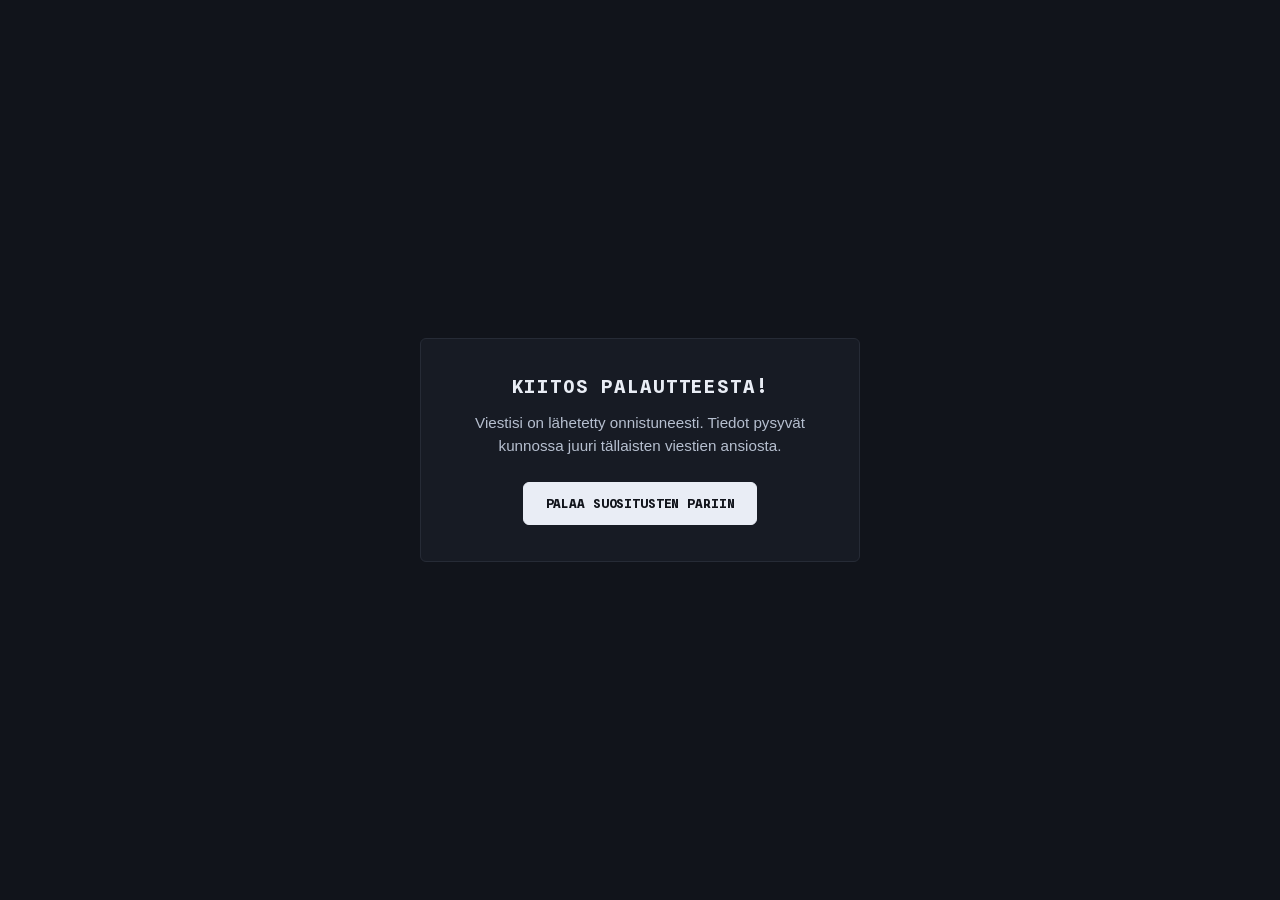
<file: kiitos.html>
<!DOCTYPE html>
<html lang="fi">
<head>
  <meta charset="UTF-8">
  <meta name="viewport" content="width=device-width, initial-scale=1.0">
  <title>Kiitos palautteesta! – Uutisraportti</title>
  <meta name="theme-color" content="#11141b">
  <link rel="icon" href="/favicon.ico" sizes="48x48">
  <link rel="preload" href="fonts/spline-sans-mono-latin.woff2" as="font" type="font/woff2" crossorigin>
  <link rel="stylesheet" href="style.css">
</head>
<body>
  <main class="receipt-page">
    <div class="receipt">
      <h1>Kiitos palautteesta!</h1>
      <p>Viestisi on lähetetty onnistuneesti. Tiedot pysyvät kunnossa juuri tällaisten viestien ansiosta.</p>
      <a href="/" class="submit-btn">Palaa suositusten pariin</a>
    </div>
  </main>
  <!-- Kävijämittaus (GoatCounter): evästeetön, vain tuotantodomainilla,
       jotta dev-kokeiluversio ja paikallinen selailu eivät kirjaudu tilastoihin -->
  <script>
    if (location.hostname === 'uutisrapsa.fi' || location.hostname === 'www.uutisrapsa.fi') {
      var gc = document.createElement('script');
      gc.async = true;
      gc.src = 'https://gc.zgo.at/count.js';
      gc.dataset.goatcounter = 'https://uutisrapsa.goatcounter.com/count';
      document.body.appendChild(gc);
    }
  </script>
</body>
</html>
</file>
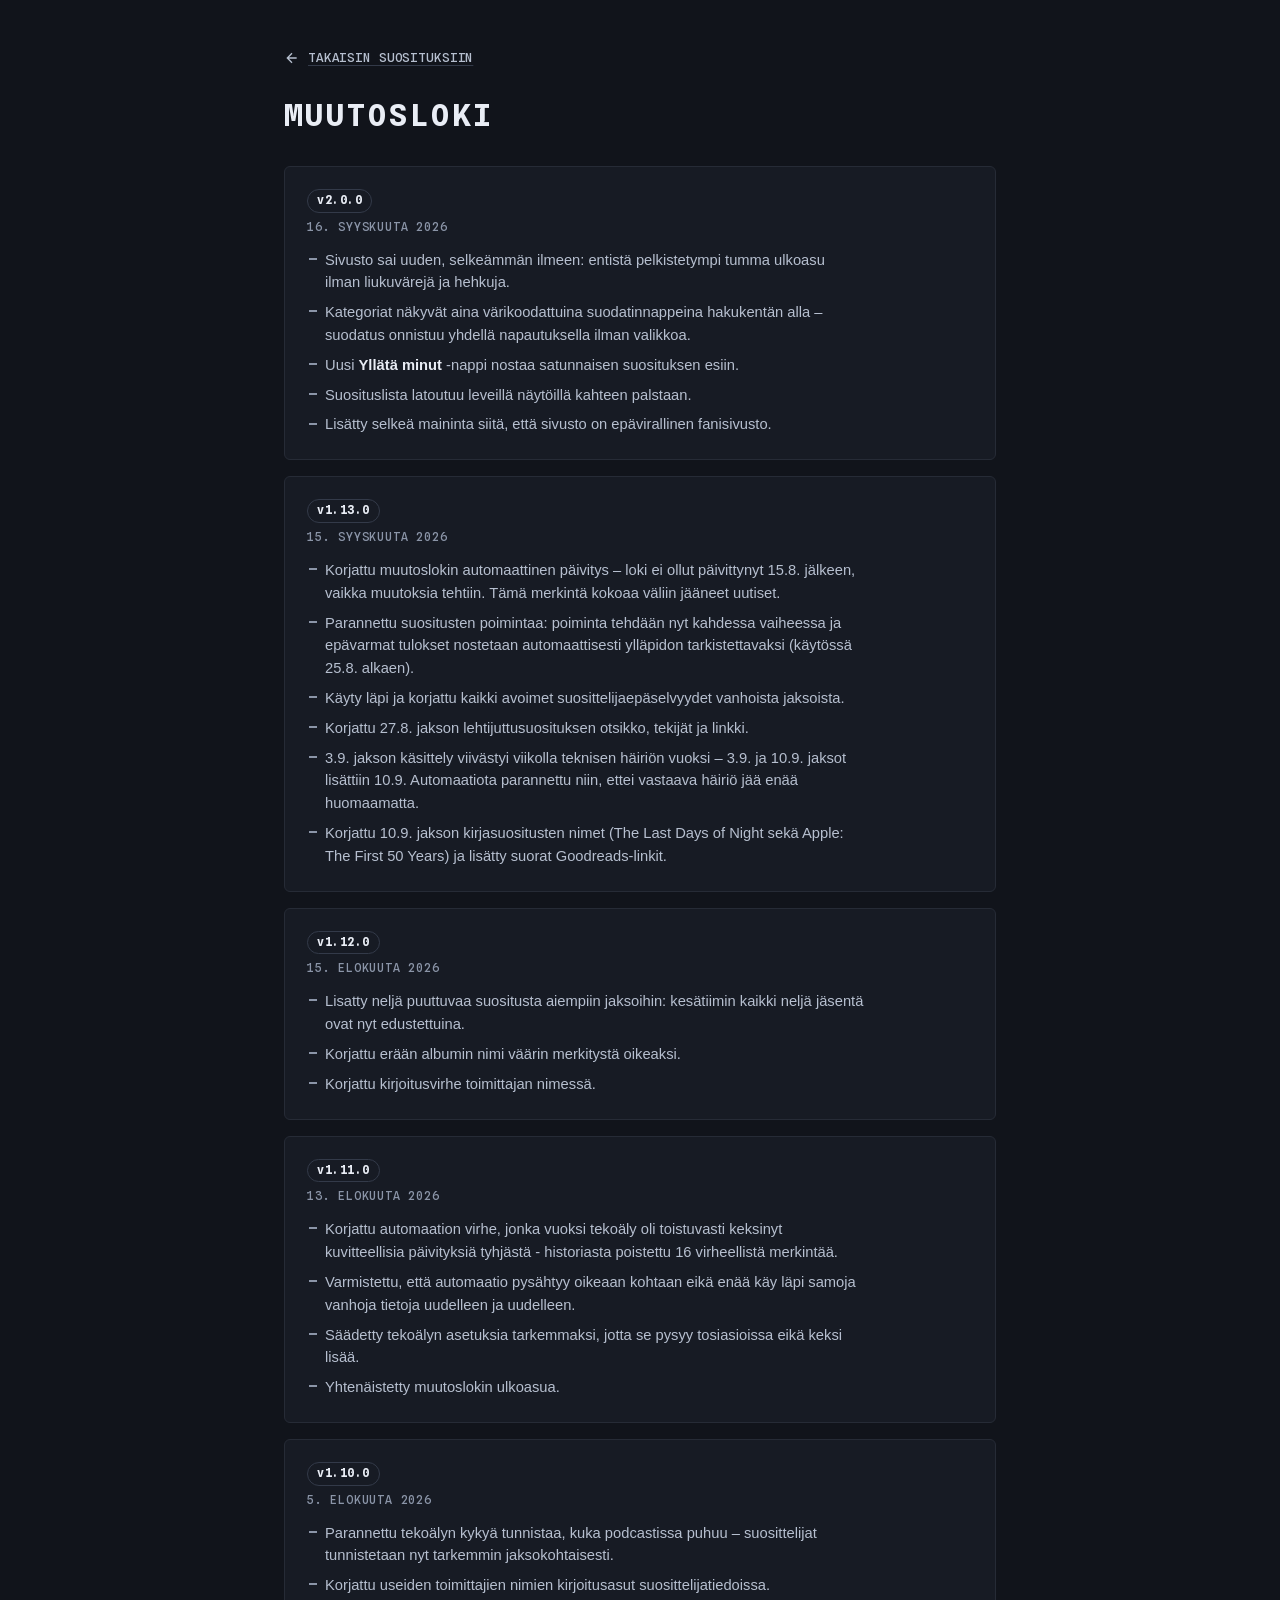
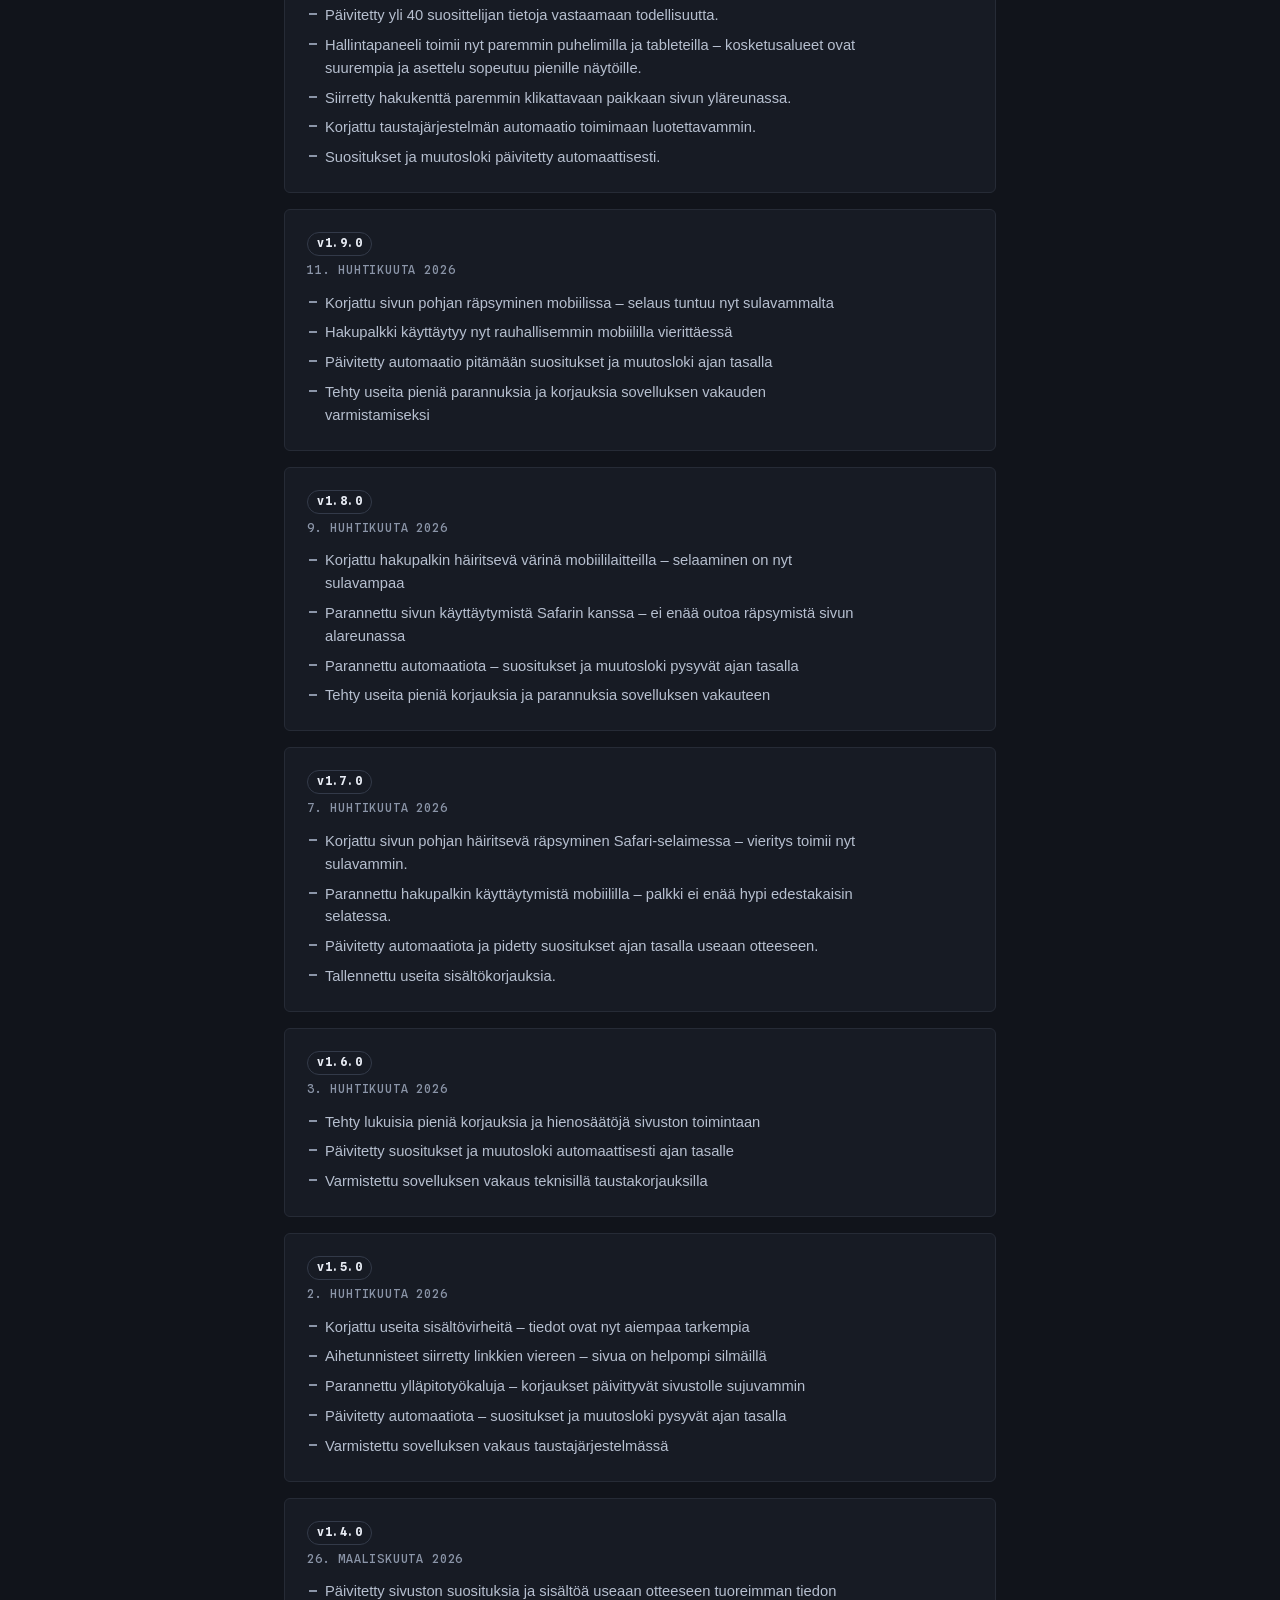
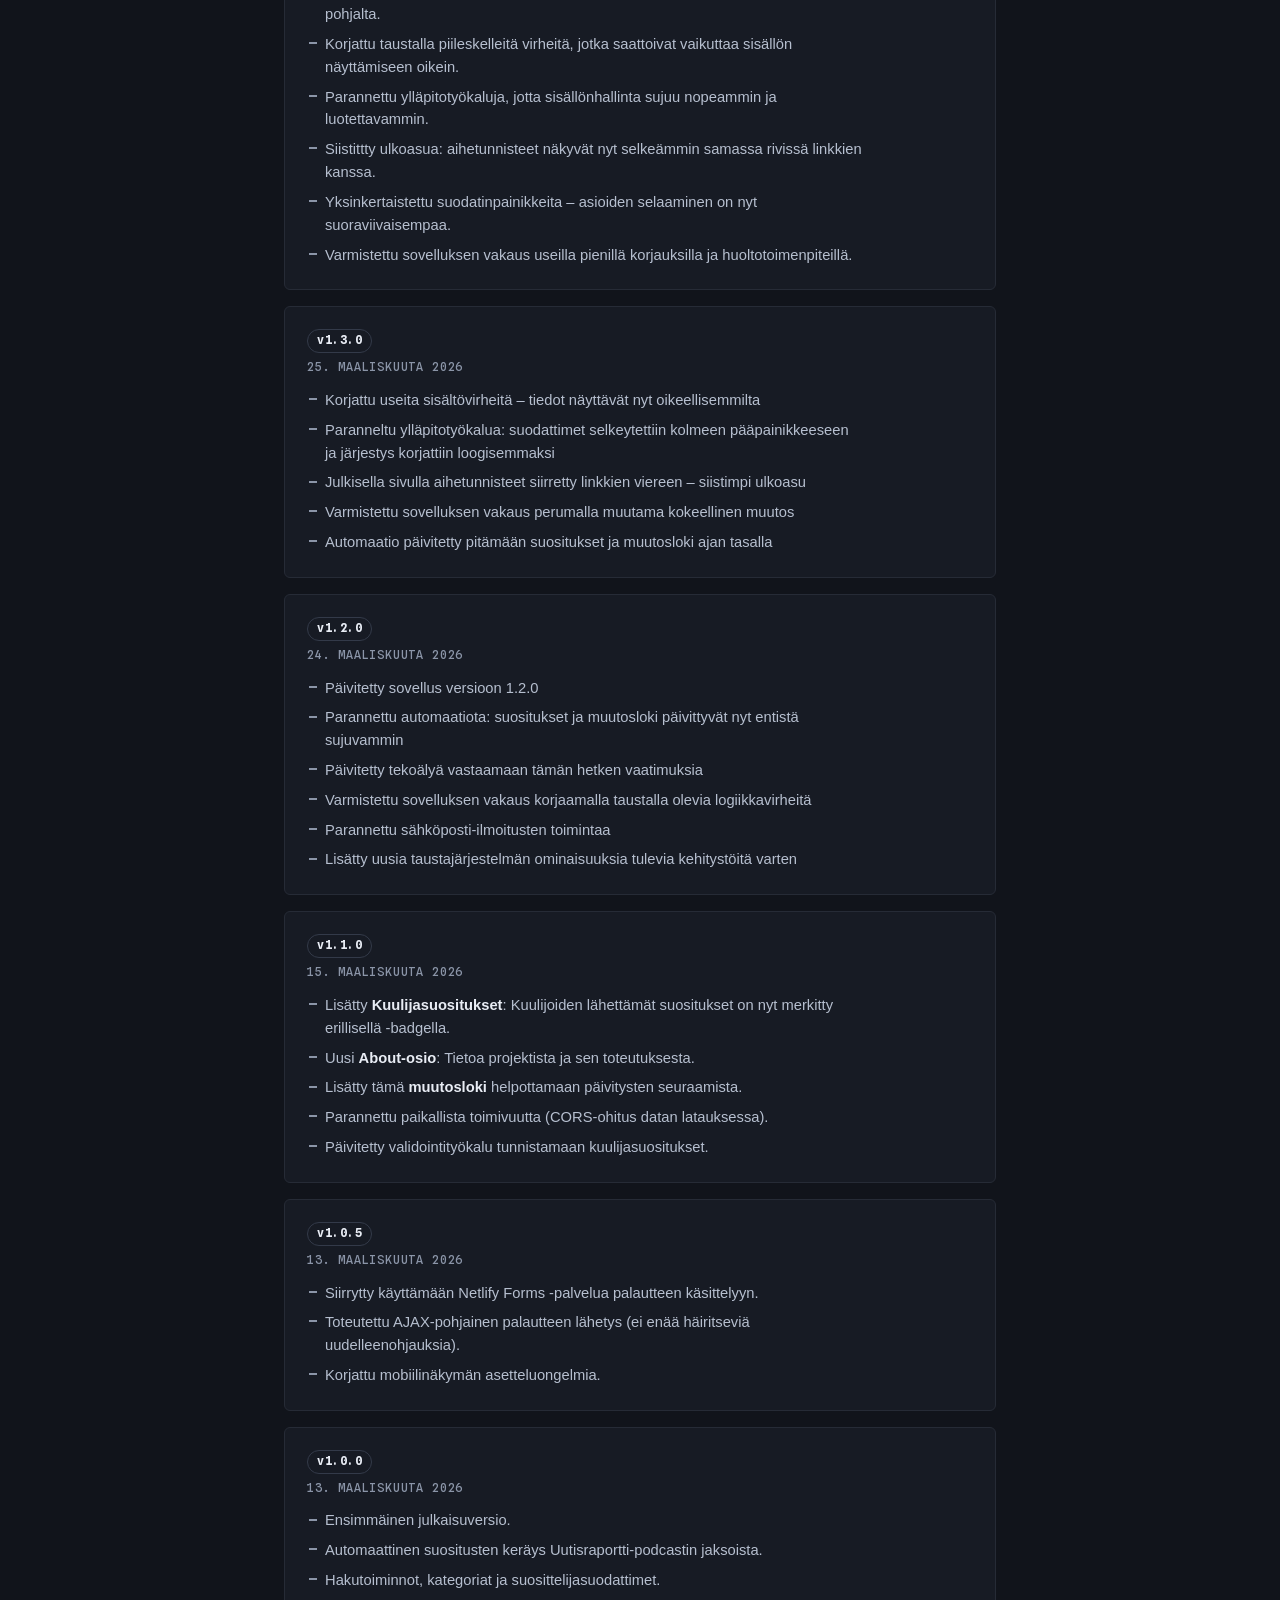
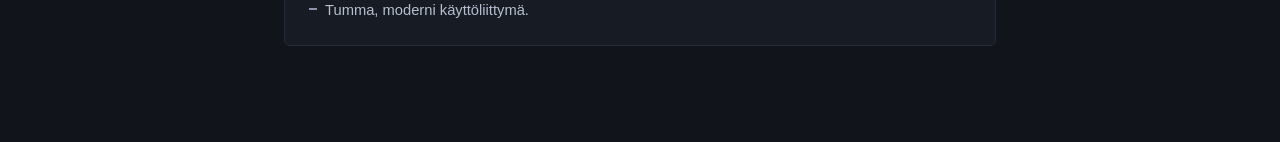
<file: muutokset.html>
<!DOCTYPE html>
<html lang="fi">
<head>
  <meta charset="UTF-8">
  <meta name="viewport" content="width=device-width, initial-scale=1.0">
  <title>Muutosloki - Uutisraportti suosittelee</title>
  <meta name="theme-color" content="#11141b">
  <link rel="icon" href="/favicon.ico" sizes="48x48">
  <link rel="preload" href="fonts/spline-sans-mono-latin.woff2" as="font" type="font/woff2" crossorigin>
  <link rel="stylesheet" href="style.css">
</head>
<body>
  <div class="changelog-container">
    <a href="index.html" class="back-link">
      <svg width="20" height="20" viewBox="0 0 24 24" fill="none" stroke="currentColor" stroke-width="2">
        <path d="M19 12H5M12 19l-7-7 7-7"/>
      </svg>
      Takaisin suosituksiin
    </a>
    
    <h1 class="changelog-title">Muutosloki</h1>
    <div class="change-item">
      <span class="version-tag">v2.0.0</span>
      <div class="change-date">16. syyskuuta 2026</div>
      <ul class="change-list">
        <li>Sivusto sai uuden, selkeämmän ilmeen: entistä pelkistetympi tumma ulkoasu ilman liukuvärejä ja hehkuja.</li>
        <li>Kategoriat näkyvät aina värikoodattuina suodatinnappeina hakukentän alla – suodatus onnistuu yhdellä napautuksella ilman valikkoa.</li>
        <li>Uusi <strong>Yllätä minut</strong> -nappi nostaa satunnaisen suosituksen esiin.</li>
        <li>Suosituslista latoutuu leveillä näytöillä kahteen palstaan.</li>
        <li>Lisätty selkeä maininta siitä, että sivusto on epävirallinen fanisivusto.</li>
      </ul>
    </div>

    <div class="change-item">
      <span class="version-tag">v1.13.0</span>
      <div class="change-date">15. syyskuuta 2026</div>
      <ul class="change-list">
<li>Korjattu muutoslokin automaattinen päivitys – loki ei ollut päivittynyt 15.8. jälkeen, vaikka muutoksia tehtiin. Tämä merkintä kokoaa väliin jääneet uutiset.</li>
<li>Parannettu suositusten poimintaa: poiminta tehdään nyt kahdessa vaiheessa ja epävarmat tulokset nostetaan automaattisesti ylläpidon tarkistettavaksi (käytössä 25.8. alkaen).</li>
<li>Käyty läpi ja korjattu kaikki avoimet suosittelijaepäselvyydet vanhoista jaksoista.</li>
<li>Korjattu 27.8. jakson lehtijuttusuosituksen otsikko, tekijät ja linkki.</li>
<li>3.9. jakson käsittely viivästyi viikolla teknisen häiriön vuoksi – 3.9. ja 10.9. jaksot lisättiin 10.9. Automaatiota parannettu niin, ettei vastaava häiriö jää enää huomaamatta.</li>
<li>Korjattu 10.9. jakson kirjasuositusten nimet (The Last Days of Night sekä Apple: The First 50 Years) ja lisätty suorat Goodreads-linkit.</li>
</ul>
    </div>

    <div class="change-item">
      <span class="version-tag">v1.12.0</span>
      <div class="change-date">15. elokuuta 2026</div>
      <ul class="change-list">
<li>Lisatty neljä puuttuvaa suositusta aiempiin jaksoihin: kesätiimin kaikki neljä jäsentä ovat nyt edustettuina.</li>
<li>Korjattu erään albumin nimi väärin merkitystä oikeaksi.</li>
<li>Korjattu kirjoitusvirhe toimittajan nimessä.</li>
</ul>
    </div>

    <div class="change-item">
      <span class="version-tag">v1.11.0</span>
      <div class="change-date">13. elokuuta 2026</div>
      <ul class="change-list">
  <li>Korjattu automaation virhe, jonka vuoksi tekoäly oli toistuvasti keksinyt kuvitteellisia päivityksiä tyhjästä - historiasta poistettu 16 virheellistä merkintää.</li>
  <li>Varmistettu, että automaatio pysähtyy oikeaan kohtaan eikä enää käy läpi samoja vanhoja tietoja uudelleen ja uudelleen.</li>
  <li>Säädetty tekoälyn asetuksia tarkemmaksi, jotta se pysyy tosiasioissa eikä keksi lisää.</li>
  <li>Yhtenäistetty muutoslokin ulkoasua.</li>
</ul>
    </div>

    <div class="change-item">
      <span class="version-tag">v1.10.0</span>
      <div class="change-date">5. elokuuta 2026</div>
      <ul class="change-list">
  <li>Parannettu tekoälyn kykyä tunnistaa, kuka podcastissa puhuu – suosittelijat tunnistetaan nyt tarkemmin jaksokohtaisesti.</li>
  <li>Korjattu useiden toimittajien nimien kirjoitusasut suosittelijatiedoissa.</li>
  <li>Päivitetty yli 40 suosittelijan tietoja vastaamaan todellisuutta.</li>
  <li>Hallintapaneeli toimii nyt paremmin puhelimilla ja tableteilla – kosketusalueet ovat suurempia ja asettelu sopeutuu pienille näytöille.</li>
  <li>Siirretty hakukenttä paremmin klikattavaan paikkaan sivun yläreunassa.</li>
  <li>Korjattu taustajärjestelmän automaatio toimimaan luotettavammin.</li>
  <li>Suositukset ja muutosloki päivitetty automaattisesti.</li>
</ul>
    </div>

    <div class="change-item">
      <span class="version-tag">v1.9.0</span>
      <div class="change-date">11. huhtikuuta 2026</div>
      <ul class="change-list">
  <li>Korjattu sivun pohjan räpsyminen mobiilissa – selaus tuntuu nyt sulavammalta</li>
  <li>Hakupalkki käyttäytyy nyt rauhallisemmin mobiililla vierittäessä</li>
  <li>Päivitetty automaatio pitämään suositukset ja muutosloki ajan tasalla</li>
  <li>Tehty useita pieniä parannuksia ja korjauksia sovelluksen vakauden varmistamiseksi</li>
</ul>
    </div>

    <div class="change-item">
      <span class="version-tag">v1.8.0</span>
      <div class="change-date">9. huhtikuuta 2026</div>
      <ul class="change-list">
  <li>Korjattu hakupalkin häiritsevä värinä mobiililaitteilla – selaaminen on nyt sulavampaa</li>
  <li>Parannettu sivun käyttäytymistä Safarin kanssa – ei enää outoa räpsymistä sivun alareunassa</li>
  <li>Parannettu automaatiota – suositukset ja muutosloki pysyvät ajan tasalla</li>
  <li>Tehty useita pieniä korjauksia ja parannuksia sovelluksen vakauteen</li>
</ul>
    </div>

    <div class="change-item">
      <span class="version-tag">v1.7.0</span>
      <div class="change-date">7. huhtikuuta 2026</div>
      <ul class="change-list">
  <li>Korjattu sivun pohjan häiritsevä räpsyminen Safari-selaimessa – vieritys toimii nyt sulavammin.</li>
  <li>Parannettu hakupalkin käyttäytymistä mobiililla – palkki ei enää hypi edestakaisin selatessa.</li>
  <li>Päivitetty automaatiota ja pidetty suositukset ajan tasalla useaan otteeseen.</li>
  <li>Tallennettu useita sisältökorjauksia.</li>
</ul>
    </div>

    <div class="change-item">
      <span class="version-tag">v1.6.0</span>
      <div class="change-date">3. huhtikuuta 2026</div>
      <ul class="change-list">
  <li>Tehty lukuisia pieniä korjauksia ja hienosäätöjä sivuston toimintaan</li>
  <li>Päivitetty suositukset ja muutosloki automaattisesti ajan tasalle</li>
  <li>Varmistettu sovelluksen vakaus teknisillä taustakorjauksilla</li>
</ul>
    </div>

    <div class="change-item">
      <span class="version-tag">v1.5.0</span>
      <div class="change-date">2. huhtikuuta 2026</div>
      <ul class="change-list">
  <li>Korjattu useita sisältövirheitä – tiedot ovat nyt aiempaa tarkempia</li>
  <li>Aihetunnisteet siirretty linkkien viereen – sivua on helpompi silmäillä</li>
  <li>Parannettu ylläpitotyökaluja – korjaukset päivittyvät sivustolle sujuvammin</li>
  <li>Päivitetty automaatiota – suositukset ja muutosloki pysyvät ajan tasalla</li>
  <li>Varmistettu sovelluksen vakaus taustajärjestelmässä</li>
</ul>
    </div>

    <div class="change-item">
      <span class="version-tag">v1.4.0</span>
      <div class="change-date">26. maaliskuuta 2026</div>
      <ul class="change-list">
  <li>Päivitetty sivuston suosituksia ja sisältöä useaan otteeseen tuoreimman tiedon pohjalta.</li>
  <li>Korjattu taustalla piileskelleitä virheitä, jotka saattoivat vaikuttaa sisällön näyttämiseen oikein.</li>
  <li>Parannettu ylläpitotyökaluja, jotta sisällönhallinta sujuu nopeammin ja luotettavammin.</li>
  <li>Siistittty ulkoasua: aihetunnisteet näkyvät nyt selkeämmin samassa rivissä linkkien kanssa.</li>
  <li>Yksinkertaistettu suodatinpainikkeita – asioiden selaaminen on nyt suoraviivaisempaa.</li>
  <li>Varmistettu sovelluksen vakaus useilla pienillä korjauksilla ja huoltotoimenpiteillä.</li>
</ul>
    </div>

    <div class="change-item">
      <span class="version-tag">v1.3.0</span>
      <div class="change-date">25. maaliskuuta 2026</div>
      <ul class="change-list">
  <li>Korjattu useita sisältövirheitä – tiedot näyttävät nyt oikeellisemmilta</li>
  <li>Paranneltu ylläpitotyökalua: suodattimet selkeytettiin kolmeen pääpainikkeeseen ja järjestys korjattiin loogisemmaksi</li>
  <li>Julkisella sivulla aihetunnisteet siirretty linkkien viereen – siistimpi ulkoasu</li>
  <li>Varmistettu sovelluksen vakaus perumalla muutama kokeellinen muutos</li>
  <li>Automaatio päivitetty pitämään suositukset ja muutosloki ajan tasalla</li>
</ul>
    </div>

    <div class="change-item">
      <span class="version-tag">v1.2.0</span>
      <div class="change-date">24. maaliskuuta 2026</div>
      <ul class="change-list">
  <li>Päivitetty sovellus versioon 1.2.0</li>
  <li>Parannettu automaatiota: suositukset ja muutosloki päivittyvät nyt entistä sujuvammin</li>
  <li>Päivitetty tekoälyä vastaamaan tämän hetken vaatimuksia</li>
  <li>Varmistettu sovelluksen vakaus korjaamalla taustalla olevia logiikkavirheitä</li>
  <li>Parannettu sähköposti-ilmoitusten toimintaa</li>
  <li>Lisätty uusia taustajärjestelmän ominaisuuksia tulevia kehitystöitä varten</li>
</ul>
    </div>




    <div class="change-item">
      <span class="version-tag">v1.1.0</span>
      <div class="change-date">15. maaliskuuta 2026</div>
      <ul class="change-list">
        <li>Lisätty <strong>Kuulijasuositukset</strong>: Kuulijoiden lähettämät suositukset on nyt merkitty erillisellä -badgella.</li>
        <li>Uusi <strong>About-osio</strong>: Tietoa projektista ja sen toteutuksesta.</li>
        <li>Lisätty tämä <strong>muutosloki</strong> helpottamaan päivitysten seuraamista.</li>
        <li>Parannettu paikallista toimivuutta (CORS-ohitus datan latauksessa).</li>
        <li>Päivitetty validointityökalu tunnistamaan kuulijasuositukset.</li>
      </ul>
    </div>

    <div class="change-item">
      <span class="version-tag">v1.0.5</span>
      <div class="change-date">13. maaliskuuta 2026</div>
      <ul class="change-list">
        <li>Siirrytty käyttämään Netlify Forms -palvelua palautteen käsittelyyn.</li>
        <li>Toteutettu AJAX-pohjainen palautteen lähetys (ei enää häiritseviä uudelleenohjauksia).</li>
        <li>Korjattu mobiilinäkymän asetteluongelmia.</li>
      </ul>
    </div>

    <div class="change-item">
      <span class="version-tag">v1.0.0</span>
      <div class="change-date">13. maaliskuuta 2026</div>
      <ul class="change-list">
        <li>Ensimmäinen julkaisuversio.</li>
        <li>Automaattinen suositusten keräys Uutisraportti-podcastin jaksoista.</li>
        <li>Hakutoiminnot, kategoriat ja suosittelijasuodattimet.</li>
        <li>Tumma, moderni käyttöliittymä.</li>
      </ul>
    </div>
  </div>
  <!-- Kävijämittaus (GoatCounter): evästeetön, vain tuotantodomainilla,
       jotta dev-kokeiluversio ja paikallinen selailu eivät kirjaudu tilastoihin -->
  <script>
    if (location.hostname === 'uutisrapsa.fi' || location.hostname === 'www.uutisrapsa.fi') {
      var gc = document.createElement('script');
      gc.async = true;
      gc.src = 'https://gc.zgo.at/count.js';
      gc.dataset.goatcounter = 'https://uutisrapsa.goatcounter.com/count';
      document.body.appendChild(gc);
    }
  </script>
</body>
</html>
</file>
<file: style.css>
/* =====================================================================
   UUTISRAPORTTI SUOSITTELEE — "Yön mittaristo"
   Tumma, täysin flätti instrumentti: mono identiteettiäänenä, väri tekee
   vain työtä (kategoriat ja aktiiviset tilat). Ei gradientteja, ei
   varjoja, ei glow'ta.
   ===================================================================== */

*, *::before, *::after {
  margin: 0;
  padding: 0;
  box-sizing: border-box;
}

/* Identiteettiääni: Spline Sans Mono, self-hostattuna (ei kolmannen
   osapuolen pyyntöjä — sivuston mittauskin on evästeetön) */
@font-face {
  font-family: 'Spline Sans Mono';
  font-style: normal;
  font-weight: 300 700;
  font-display: swap;
  src: url('fonts/spline-sans-mono-latin-ext.woff2') format('woff2');
  unicode-range: U+0100-02BA, U+02BD-02C5, U+02C7-02CC, U+02CE-02D7, U+02DD-02FF, U+0304, U+0308, U+0329, U+1D00-1DBF, U+1E00-1E9F, U+1EF2-1EFF, U+2020, U+20A0-20AB, U+20AD-20C0, U+2113, U+2C60-2C7F, U+A720-A7FF;
}

@font-face {
  font-family: 'Spline Sans Mono';
  font-style: normal;
  font-weight: 300 700;
  font-display: swap;
  src: url('fonts/spline-sans-mono-latin.woff2') format('woff2');
  unicode-range: U+0000-00FF, U+0131, U+0152-0153, U+02BB-02BC, U+02C6, U+02DA, U+02DC, U+0304, U+0308, U+0329, U+2000-206F, U+20AC, U+2122, U+2191, U+2193, U+2212, U+2215, U+FEFF, U+FFFD;
}

:root {
  color-scheme: dark;

  --bg: #11141b;
  --surface: #171b24;
  --surface-2: #1c212c;
  --line: #262b36;
  --line-strong: #333a49;

  --text: #b6bfcf;
  --text-bright: #e9edf5;
  --text-dim: #8b95a8;

  --highlight: #ffd34d;      /* korostus: valinta, caret */

  /* Kategorioiden funktiovärit — täyttä ja litteää */
  --cat-kirja: #5ad167;
  --cat-elokuva: #ff7ab8;
  --cat-tv-sarja: #ffa23e;
  --cat-podcast: #b18cff;
  --cat-musiikki: #4db8ff;
  --cat-artikkeli: #ffd34d;
  --cat-ruoka: #ff6b5e;
  --cat-kulttuuri: #46d6c2;
  --cat-urheilu: #6fe6a8;
  --cat-dokumentti: #d6c37a;
  --cat-muu: #9aa5b8;

  --font-mono: 'Spline Sans Mono', ui-monospace, Menlo, monospace;
  --font-body: -apple-system, BlinkMacSystemFont, 'Helvetica Neue', Arial, sans-serif;

  --radius: 6px;
  --ease: cubic-bezier(0.2, 0.8, 0.3, 1);
  --tick: 0.15s var(--ease);
}

html {
  scroll-behavior: smooth;
}

body {
  font-family: var(--font-body);
  background: var(--bg);
  color: var(--text);
  line-height: 1.55;
  -webkit-font-smoothing: antialiased;
  caret-color: var(--highlight);
  accent-color: var(--highlight);
}

::selection {
  background: var(--highlight);
  color: var(--bg);
}

a {
  color: var(--text-bright);
  text-decoration: underline;
  text-decoration-thickness: 1px;
  text-underline-offset: 3px;
  text-decoration-color: var(--line-strong);
  transition: text-decoration-color var(--tick);
}

a:hover {
  text-decoration-color: var(--text-bright);
}

:focus-visible {
  outline: 2px solid var(--text-bright);
  outline-offset: 2px;
  border-radius: 2px;
}

* {
  scrollbar-width: thin;
  scrollbar-color: var(--line-strong) transparent;
}
::-webkit-scrollbar { width: 10px; height: 10px; }
::-webkit-scrollbar-thumb { background: var(--line-strong); border-radius: 5px; }
::-webkit-scrollbar-track { background: transparent; }

/* Mono-labelin perusresepti */
.mono-label {
  font-family: var(--font-mono);
  text-transform: uppercase;
  letter-spacing: 0.09em;
  font-variant-numeric: tabular-nums;
}

/* ===== NIMIÖ ===== */
.masthead {
  max-width: 1000px;
  margin: 0 auto;
  padding: 52px 24px 12px;
}

.masthead-title {
  font-family: var(--font-mono);
  font-size: clamp(1.35rem, 3.6vw, 2.15rem);
  font-weight: 700;
  letter-spacing: 0.12em;
  text-transform: uppercase;
  line-height: 1.15;
  color: var(--text-bright);
}

.masthead-title .title-dim {
  color: var(--text-dim);
  font-weight: 400;
}

.masthead-sub {
  font-size: 1rem;
  color: var(--text);
  max-width: 62ch;
  margin-top: 12px;
}

.masthead-sub a {
  color: inherit;
}

/* Tilastot sääruutu-chippeinä */
.stats {
  display: flex;
  gap: 8px;
  flex-wrap: wrap;
  margin-top: 20px;
}

.stat {
  display: flex;
  align-items: baseline;
  gap: 8px;
  padding: 8px 14px;
  background: var(--surface);
  border: 1px solid var(--line);
  border-radius: var(--radius);
}

.stat-number {
  font-family: var(--font-mono);
  font-size: 1.15rem;
  font-weight: 700;
  color: var(--text-bright);
  font-variant-numeric: tabular-nums;
  line-height: 1;
}

.stat-label {
  font-family: var(--font-mono);
  font-size: 0.7rem;
  font-weight: 500;
  color: var(--text-dim);
  text-transform: uppercase;
  letter-spacing: 0.09em;
}

/* ===== OHJAAMO (haku ja suodattimet) ===== */
.controls {
  max-width: 1000px;
  margin: 12px auto 0;
  padding: 12px 24px 12px;
  position: sticky;
  top: 0;
  z-index: 100;
  background: var(--bg);
  border-bottom: 1px solid transparent;
  transition: border-color var(--tick);
}

.controls.stuck {
  border-bottom-color: var(--line);
}

.search-row {
  display: flex;
  gap: 8px;
  align-items: stretch;
}

.search-container {
  position: relative;
  flex: 1;
}

.search-icon {
  position: absolute;
  left: 14px;
  top: 50%;
  transform: translateY(-50%);
  width: 18px;
  height: 18px;
  color: var(--text-dim);
  pointer-events: none;
}

#searchInput {
  width: 100%;
  height: 100%;
  padding: 12px 16px 12px 44px;
  font-size: 0.95rem;
  font-family: var(--font-mono);
  background: var(--surface);
  border: 1px solid var(--line);
  border-radius: var(--radius);
  color: var(--text-bright);
  outline: none;
  transition: border-color var(--tick), background var(--tick);
}

#searchInput:focus {
  border-color: var(--text-dim);
  background: var(--surface-2);
}

#searchInput::placeholder {
  color: var(--text-dim);
}

.surprise-btn {
  display: inline-flex;
  align-items: center;
  gap: 8px;
  padding: 0 16px;
  font-family: var(--font-mono);
  font-size: 0.78rem;
  font-weight: 500;
  letter-spacing: 0.07em;
  text-transform: uppercase;
  white-space: nowrap;
  background: var(--surface);
  border: 1px solid var(--line);
  border-radius: var(--radius);
  color: var(--text-bright);
  cursor: pointer;
  transition: background var(--tick), border-color var(--tick);
}

.surprise-btn:hover {
  background: var(--surface-2);
  border-color: var(--line-strong);
}

.surprise-btn svg {
  width: 16px;
  height: 16px;
}

/* Kategoriachipit — kaikki arvot aina esillä, aktiivinen täyttyy värillä */
.sticker-row {
  display: flex;
  gap: 6px;
  margin-top: 10px;
  flex-wrap: wrap;
}

.sticker {
  --cat: var(--cat-muu);
  display: inline-flex;
  align-items: center;
  gap: 7px;
  font-family: var(--font-mono);
  font-size: 0.74rem;
  font-weight: 500;
  letter-spacing: 0.05em;
  text-transform: uppercase;
  padding: 5px 12px;
  border: 1px solid var(--line);
  border-radius: 999px;
  background: transparent;
  color: var(--text);
  cursor: pointer;
  transition: border-color var(--tick), background var(--tick), color var(--tick);
  font-variant-numeric: tabular-nums;
}

.sticker::before {
  content: '';
  width: 8px;
  height: 8px;
  border-radius: 2px;
  background: var(--cat);
  flex-shrink: 0;
}

.sticker.all::before {
  background: var(--text-dim);
}

.sticker:hover {
  border-color: var(--line-strong);
  color: var(--text-bright);
}

.sticker .sticker-count {
  color: var(--text-dim);
  font-size: 0.7rem;
}

.sticker[aria-pressed="true"] {
  background: var(--cat);
  border-color: var(--cat);
  color: var(--bg);
}

.sticker[aria-pressed="true"]::before {
  background: var(--bg);
}

.sticker[aria-pressed="true"] .sticker-count {
  color: var(--bg);
  opacity: 0.65;
}

.sticker.all[aria-pressed="true"] {
  background: var(--text-bright);
  border-color: var(--text-bright);
}

.sticker.kirja       { --cat: var(--cat-kirja); }
.sticker.elokuva     { --cat: var(--cat-elokuva); }
.sticker.tv-sarja    { --cat: var(--cat-tv-sarja); }
.sticker.podcast     { --cat: var(--cat-podcast); }
.sticker.musiikki    { --cat: var(--cat-musiikki); }
.sticker.artikkeli   { --cat: var(--cat-artikkeli); }
.sticker.ruoka       { --cat: var(--cat-ruoka); }
.sticker.kulttuuri   { --cat: var(--cat-kulttuuri); }
.sticker.urheilu     { --cat: var(--cat-urheilu); }
.sticker.dokumentti  { --cat: var(--cat-dokumentti); }
.sticker.muu         { --cat: var(--cat-muu); }

/* Tarkemmat suodattimet */
.filter-row {
  display: flex;
  gap: 10px;
  align-items: flex-end;
  flex-wrap: wrap;
  margin-top: 12px;
}

.filter-group {
  flex: 1;
  min-width: 150px;
}

.filter-group label {
  display: block;
  font-family: var(--font-mono);
  font-size: 0.7rem;
  font-weight: 500;
  color: var(--text-dim);
  text-transform: uppercase;
  letter-spacing: 0.09em;
  margin-bottom: 5px;
}

.filter-group select {
  width: 100%;
  padding: 9px 32px 9px 12px;
  font-size: 0.88rem;
  font-family: var(--font-mono);
  background-color: var(--surface);
  border: 1px solid var(--line);
  border-radius: var(--radius);
  color: var(--text-bright);
  outline: none;
  cursor: pointer;
  appearance: none;
  background-image: url("data:image/svg+xml,%3Csvg xmlns='http://www.w3.org/2000/svg' width='12' height='12' viewBox='0 0 12 12'%3E%3Cpath fill='none' stroke='%238b95a8' stroke-width='1.6' stroke-linecap='round' stroke-linejoin='round' d='M2.5 4.5 6 8l3.5-3.5'/%3E%3C/svg%3E");
  background-repeat: no-repeat;
  background-position: right 11px center;
  transition: border-color var(--tick);
}

.filter-group select:hover {
  border-color: var(--line-strong);
}

.reset-btn {
  display: flex;
  align-items: center;
  gap: 6px;
  padding: 9px 14px;
  font-family: var(--font-mono);
  font-size: 0.74rem;
  font-weight: 500;
  letter-spacing: 0.05em;
  text-transform: uppercase;
  background: transparent;
  border: 1px solid var(--line);
  border-radius: var(--radius);
  color: var(--text-dim);
  cursor: pointer;
  transition: color var(--tick), border-color var(--tick);
  white-space: nowrap;
}

.reset-btn:hover {
  color: var(--text-bright);
  border-color: var(--line-strong);
}

.reset-btn svg {
  width: 14px;
  height: 14px;
}

.filter-toggle-btn {
  display: none;
  width: 100%;
  align-items: center;
  justify-content: center;
  gap: 8px;
  padding: 9px;
  margin-top: 10px;
  background: transparent;
  border: 1px dashed var(--line-strong);
  border-radius: var(--radius);
  color: var(--text-dim);
  font-family: var(--font-mono);
  font-size: 0.74rem;
  font-weight: 500;
  letter-spacing: 0.05em;
  text-transform: uppercase;
  cursor: pointer;
}

.filter-toggle-btn svg {
  width: 15px;
  height: 15px;
}

.filter-toggle-btn.active {
  border-style: solid;
  color: var(--text-bright);
}

.results-count {
  padding: 10px 2px 0;
  font-family: var(--font-mono);
  font-size: 0.72rem;
  font-weight: 500;
  letter-spacing: 0.09em;
  text-transform: uppercase;
  color: var(--text-dim);
  font-variant-numeric: tabular-nums;
}

.controls.minified .sticker-row,
.controls.minified .filter-row,
.controls.minified .filter-toggle-btn,
.controls.minified .results-count {
  display: none;
}

/* ===== TULOKSET ===== */
.results {
  max-width: 1000px;
  margin: 0 auto;
  padding: 20px 24px 90px;
}

.episode-group {
  margin-bottom: 36px;
}

.episode-header {
  display: flex;
  align-items: baseline;
  gap: 12px;
  padding-bottom: 8px;
  margin-bottom: 14px;
  border-bottom: 1px solid var(--line);
}

.episode-date {
  font-family: var(--font-mono);
  font-size: 0.74rem;
  font-weight: 700;
  color: var(--text-bright);
  white-space: nowrap;
  font-variant-numeric: tabular-nums;
  letter-spacing: 0.05em;
}

.episode-title {
  font-size: 0.92rem;
  font-weight: 500;
  color: var(--text-dim);
  flex: 1;
  line-height: 1.4;
}

.episode-recs {
  display: grid;
  grid-template-columns: repeat(auto-fill, minmax(330px, 1fr));
  gap: 10px;
  align-items: start;
}

/* Suositusrivi */
.rec-card {
  --cat: var(--cat-muu);
  background: var(--surface);
  border: 1px solid var(--line);
  border-radius: var(--radius);
  padding: 16px 16px 13px;
  transition: background var(--tick), border-color var(--tick);
}

.rec-card:hover {
  background: var(--surface-2);
  border-color: var(--line-strong);
}

.rec-card.kirja       { --cat: var(--cat-kirja); }
.rec-card.elokuva     { --cat: var(--cat-elokuva); }
.rec-card.tv-sarja    { --cat: var(--cat-tv-sarja); }
.rec-card.podcast     { --cat: var(--cat-podcast); }
.rec-card.musiikki    { --cat: var(--cat-musiikki); }
.rec-card.artikkeli   { --cat: var(--cat-artikkeli); }
.rec-card.ruoka       { --cat: var(--cat-ruoka); }
.rec-card.kulttuuri   { --cat: var(--cat-kulttuuri); }
.rec-card.urheilu     { --cat: var(--cat-urheilu); }
.rec-card.dokumentti  { --cat: var(--cat-dokumentti); }

/* Yllätä minut -nosto: litteä kategoriavärinen kehys, joka
   napsahtaa päälle instrumentin tapaan (kaksi diskreettiä askelta) */
.rec-card.picked {
  border-color: var(--cat);
  outline: 1px solid var(--cat);
  animation: pick-tick 0.32s steps(1, end);
}

@keyframes pick-tick {
  0%   { border-color: var(--cat); outline-color: var(--cat); }
  35%  { border-color: var(--line); outline-color: transparent; }
  70%  { border-color: var(--cat); outline-color: var(--cat); }
}

.rec-top {
  display: flex;
  align-items: baseline;
  justify-content: space-between;
  gap: 12px;
  margin-bottom: 6px;
}

.rec-title {
  font-size: 1.02rem;
  font-weight: 600;
  line-height: 1.3;
  color: var(--text-bright);
}

.rec-title a {
  text-decoration-color: transparent;
}

.rec-title a:hover {
  text-decoration-color: currentColor;
}

.rec-cat {
  font-family: var(--font-mono);
  font-size: 0.68rem;
  font-weight: 700;
  letter-spacing: 0.08em;
  text-transform: uppercase;
  color: var(--cat);
  white-space: nowrap;
  flex-shrink: 0;
  display: inline-flex;
  align-items: center;
  gap: 6px;
}

.rec-cat::before {
  content: '';
  width: 7px;
  height: 7px;
  border-radius: 2px;
  background: var(--cat);
}

.listener-flag {
  display: inline-flex;
  align-items: center;
  gap: 6px;
  font-family: var(--font-mono);
  font-size: 0.66rem;
  font-weight: 700;
  letter-spacing: 0.08em;
  text-transform: uppercase;
  padding: 3px 9px;
  margin-bottom: 8px;
  border: 1px solid var(--line-strong);
  border-radius: 999px;
  color: var(--text-bright);
}

.listener-flag svg {
  width: 12px;
  height: 12px;
}

.rec-desc {
  font-size: 0.9rem;
  color: var(--text);
  line-height: 1.55;
  max-width: 68ch;
  margin-bottom: 10px;
}

.rec-recommender {
  font-family: var(--font-mono);
  font-size: 0.72rem;
  font-weight: 500;
  letter-spacing: 0.07em;
  text-transform: uppercase;
  color: var(--text-dim);
  margin-bottom: 10px;
}

.rec-footer {
  display: flex;
  align-items: center;
  justify-content: space-between;
  flex-wrap: wrap;
  gap: 8px;
  padding-top: 10px;
  border-top: 1px solid var(--line);
}

.rec-links {
  display: flex;
  gap: 6px;
  flex-wrap: wrap;
}

.rec-link {
  display: inline-flex;
  align-items: center;
  gap: 5px;
  font-family: var(--font-mono);
  font-size: 0.7rem;
  font-weight: 500;
  letter-spacing: 0.04em;
  text-transform: uppercase;
  padding: 4px 9px;
  background: transparent;
  border: 1px solid var(--line);
  border-radius: var(--radius);
  color: var(--text);
  text-decoration: none;
  transition: color var(--tick), border-color var(--tick);
}

.rec-link:hover {
  color: var(--text-bright);
  border-color: var(--line-strong);
}

.rec-link svg {
  width: 12px;
  height: 12px;
  color: var(--text-dim);
}

.rec-tags {
  display: flex;
  gap: 8px;
  flex-wrap: wrap;
}

.rec-tag {
  font-family: var(--font-mono);
  font-size: 0.7rem;
  color: var(--text-dim);
}

.rec-tag::before {
  content: '#';
  opacity: 0.6;
}

/* Tyhjä tulos */
.empty-state {
  text-align: center;
  padding: 70px 24px;
  max-width: 460px;
  margin: 20px auto;
  border: 1px dashed var(--line-strong);
  border-radius: var(--radius);
}

.empty-state svg {
  width: 40px;
  height: 40px;
  margin-bottom: 14px;
  color: var(--text-dim);
}

.empty-state h2 {
  font-family: var(--font-mono);
  font-size: 0.95rem;
  font-weight: 700;
  letter-spacing: 0.09em;
  text-transform: uppercase;
  color: var(--text-bright);
  margin-bottom: 6px;
}

.empty-state p {
  color: var(--text-dim);
  font-size: 0.9rem;
}

/* ===== FOOTER ===== */
.footer {
  padding: 56px 24px 44px;
  background: #0c0f15;
  border-top: 1px solid var(--line);
  text-align: center;
}

.feedback-container {
  max-width: 520px;
  margin: 0 auto 40px;
  text-align: left;
  background: var(--surface);
  border: 1px solid var(--line);
  border-radius: var(--radius);
  padding: 24px;
}

.feedback-container h2 {
  font-family: var(--font-mono);
  font-size: 0.85rem;
  font-weight: 700;
  letter-spacing: 0.09em;
  text-transform: uppercase;
  color: var(--text-bright);
  margin-bottom: 4px;
}

.feedback-container .feedback-note {
  font-size: 0.88rem;
  color: var(--text-dim);
  margin-bottom: 16px;
}

.form-group {
  margin-bottom: 10px;
}

.form-group input,
.form-group textarea {
  width: 100%;
  padding: 10px 13px;
  background: var(--bg);
  border: 1px solid var(--line);
  border-radius: var(--radius);
  color: var(--text-bright);
  font-family: var(--font-body);
  font-size: 0.9rem;
  outline: none;
  transition: border-color var(--tick);
}

.form-group input::placeholder,
.form-group textarea::placeholder {
  color: var(--text-dim);
}

.form-group textarea {
  min-height: 110px;
  resize: vertical;
}

.form-group input:focus,
.form-group textarea:focus {
  border-color: var(--text-dim);
}

.submit-btn {
  width: 100%;
  padding: 11px;
  background: var(--text-bright);
  color: var(--bg);
  border: 1px solid var(--text-bright);
  border-radius: var(--radius);
  font-family: var(--font-mono);
  font-size: 0.78rem;
  font-weight: 700;
  letter-spacing: 0.07em;
  text-transform: uppercase;
  cursor: pointer;
  transition: opacity var(--tick);
}

.submit-btn:hover {
  opacity: 0.85;
}

.footer-disclaimer {
  font-family: var(--font-mono);
  font-size: 0.8rem;
  font-weight: 500;
  letter-spacing: 0.02em;
  color: var(--text);
  margin-bottom: 16px;
}

.footer-info {
  color: var(--text-dim);
  font-size: 0.85rem;
  line-height: 1.7;
  max-width: 52em;
  margin: 0 auto;
}

.footer-info + .footer-info {
  margin-top: 6px;
}

.footer-info a {
  color: var(--text);
}

.footer-info a:hover {
  color: var(--text-bright);
}

/* ===== TIETOA-MODAL ===== */
.modal {
  display: none;
  position: fixed;
  z-index: 1000;
  inset: 0;
  background-color: rgba(6, 8, 12, 0.75);
}

.modal-content {
  background: var(--surface);
  margin: 8vh auto;
  padding: 32px 30px;
  border: 1px solid var(--line-strong);
  border-radius: var(--radius);
  max-width: 600px;
  width: calc(100% - 32px);
  position: relative;
}

.modal-content h2 {
  font-family: var(--font-mono);
  font-size: 1rem;
  font-weight: 700;
  letter-spacing: 0.09em;
  text-transform: uppercase;
  color: var(--text-bright);
  margin-bottom: 16px;
}

.modal-content p {
  margin-bottom: 13px;
  color: var(--text);
  max-width: 62ch;
  font-size: 0.93rem;
}

.modal-content strong {
  color: var(--text-bright);
}

.modal-tip {
  margin-top: 20px;
  padding: 13px 15px;
  background: var(--bg);
  border: 1px dashed var(--line-strong);
  border-radius: var(--radius);
  font-size: 0.85rem;
  color: var(--text);
}

.close-modal {
  position: absolute;
  right: 12px;
  top: 8px;
  color: var(--text-dim);
  font-size: 26px;
  line-height: 1;
  cursor: pointer;
  border: none;
  background: none;
  padding: 4px 8px;
  font-family: inherit;
  transition: color var(--tick);
}

.close-modal:hover {
  color: var(--text-bright);
}

/* ===== MUUTOSLOKI ===== */
.changelog-container {
  max-width: 760px;
  margin: 0 auto;
  padding: 48px 24px 80px;
}

.back-link {
  display: inline-flex;
  align-items: center;
  gap: 8px;
  margin-bottom: 30px;
  font-family: var(--font-mono);
  font-size: 0.78rem;
  font-weight: 500;
  letter-spacing: 0.07em;
  text-transform: uppercase;
  color: var(--text);
}

.back-link svg {
  width: 16px;
  height: 16px;
}

.changelog-title {
  font-family: var(--font-mono);
  font-size: clamp(1.3rem, 4vw, 1.9rem);
  font-weight: 700;
  letter-spacing: 0.1em;
  text-transform: uppercase;
  color: var(--text-bright);
  line-height: 1.2;
  margin-bottom: 32px;
}

.change-item {
  background: var(--surface);
  border: 1px solid var(--line);
  border-radius: var(--radius);
  padding: 20px 22px 16px;
  margin-bottom: 16px;
}

.version-tag {
  display: inline-block;
  padding: 2px 9px;
  border: 1px solid var(--line-strong);
  border-radius: 999px;
  color: var(--text-bright);
  font-family: var(--font-mono);
  font-size: 0.72rem;
  font-weight: 700;
  letter-spacing: 0.05em;
  margin-bottom: 6px;
  font-variant-numeric: tabular-nums;
}

.change-date {
  font-family: var(--font-mono);
  font-size: 0.72rem;
  font-weight: 500;
  letter-spacing: 0.07em;
  text-transform: uppercase;
  color: var(--text-dim);
  margin-bottom: 12px;
}

.change-list {
  list-style: none;
}

.change-list li {
  margin-bottom: 7px;
  padding-left: 18px;
  position: relative;
  color: var(--text);
  font-size: 0.92rem;
  max-width: 68ch;
}

.change-list li::before {
  content: '';
  position: absolute;
  left: 2px;
  top: 0.62em;
  width: 8px;
  height: 2px;
  background: var(--text-dim);
}

.change-list strong {
  color: var(--text-bright);
}

/* ===== KIITOSSIVU ===== */
.receipt-page {
  min-height: 100svh;
  display: grid;
  place-items: center;
  padding: 32px 20px;
}

.receipt {
  background: var(--surface);
  border: 1px solid var(--line);
  border-radius: var(--radius);
  max-width: 440px;
  width: 100%;
  padding: 36px 32px;
  text-align: center;
}

.receipt h1 {
  font-family: var(--font-mono);
  font-size: 1.15rem;
  font-weight: 700;
  letter-spacing: 0.1em;
  text-transform: uppercase;
  color: var(--text-bright);
  line-height: 1.3;
  margin-bottom: 12px;
}

.receipt p {
  color: var(--text);
  font-size: 0.95rem;
  margin-bottom: 24px;
}

.receipt .submit-btn {
  display: inline-block;
  width: auto;
  padding: 11px 22px;
  text-decoration: none;
}

/* ===== LIIKE — instrumentin napsahdus ===== */
@keyframes tick-in {
  from { opacity: 0.4; }
  to   { opacity: 1; }
}

.episode-group {
  animation: tick-in 0.18s var(--ease) both;
}

/* Suodatus latoo listan yhtenä nopeana liikkeenä */
::view-transition-group(*) {
  animation-duration: 0.22s;
  animation-timing-function: var(--ease);
}

::view-transition-old(root),
::view-transition-new(root) {
  animation-duration: 0.16s;
}

@media (prefers-reduced-motion: reduce) {
  html { scroll-behavior: auto; }
  *, *::before, *::after {
    animation-duration: 0.01ms !important;
    animation-iteration-count: 1 !important;
    transition-duration: 0.01ms !important;
  }
}

/* ===== RESPONSIIVISUUS ===== */
@media (max-width: 720px) {
  .masthead {
    padding: 32px 16px 8px;
  }

  .masthead-sub {
    font-size: 0.92rem;
  }

  .stats {
    gap: 6px;
    margin-top: 16px;
  }

  .stat {
    padding: 6px 11px;
  }

  .stat-number {
    font-size: 1rem;
  }

  .controls {
    padding-left: 16px;
    padding-right: 16px;
  }

  .surprise-btn .surprise-label {
    display: none;
  }

  .surprise-btn {
    padding: 0 13px;
  }

  .surprise-btn svg {
    width: 18px;
    height: 18px;
  }

  .sticker-row {
    flex-wrap: nowrap;
    overflow-x: auto;
    margin-left: -16px;
    margin-right: -16px;
    padding: 2px 16px;
    scrollbar-width: none;
  }

  .sticker-row::-webkit-scrollbar {
    display: none;
  }

  .sticker {
    flex-shrink: 0;
  }

  .filter-toggle-btn {
    display: flex;
  }

  .filter-row {
    display: none;
  }

  .filter-row.show {
    display: flex;
    flex-direction: column;
    align-items: stretch;
    gap: 8px;
  }

  .filter-group {
    min-width: 100%;
  }

  .results {
    padding: 16px 16px 70px;
  }

  .episode-recs {
    grid-template-columns: 1fr;
  }

  .episode-header {
    flex-direction: column;
    gap: 3px;
  }

  .rec-footer {
    flex-direction: column;
    align-items: flex-start;
  }

  .modal-content {
    margin: 5vh auto;
    padding: 26px 20px;
  }
}
</file>
